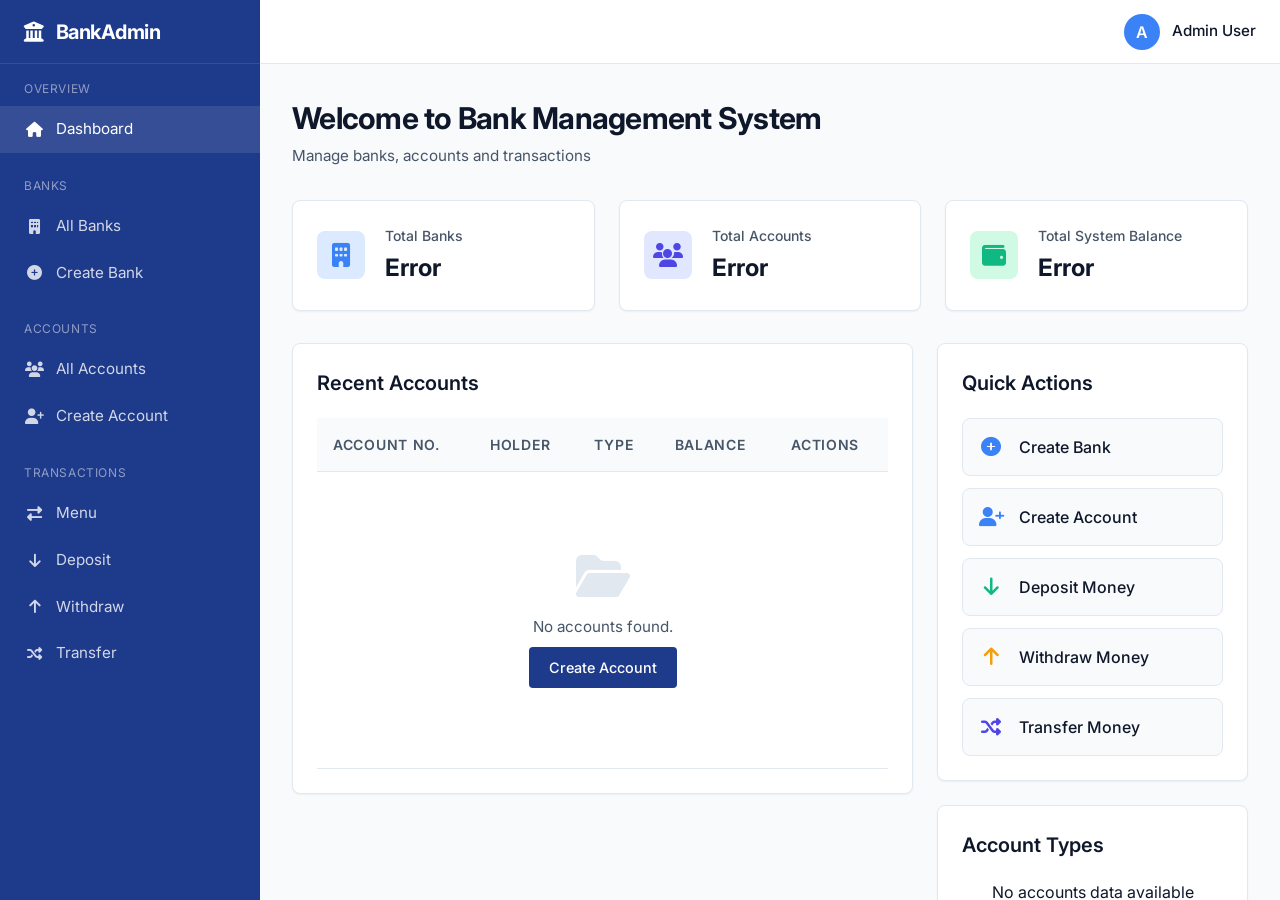
<file: index.html>
<!DOCTYPE html>
<html lang="en">
<head>
    <meta charset="UTF-8">
    <meta name="viewport" content="width=device-width, initial-scale=1.0">
    <title>Bank Management System - Dashboard</title>
    <!-- Google Fonts -->
    <link rel="preconnect" href="https://fonts.googleapis.com">
    <link rel="preconnect" href="https://fonts.gstatic.com" crossorigin>
    <link href="https://fonts.googleapis.com/css2?family=Inter:wght@400;500;600;700&display=swap" rel="stylesheet">
    <!-- FontAwesome for Icons -->
    <link rel="stylesheet" href="https://cdnjs.cloudflare.com/ajax/libs/font-awesome/6.4.0/css/all.min.css">
    <!-- Custom CSS -->
    <link rel="stylesheet" href="css/style.css">
    <link rel="stylesheet" href="css/dashboard.css">
</head>
<body>
    <div class="app-container">
        <!-- Sidebar -->
        <aside class="sidebar" id="sidebar">
            <div class="sidebar-header">
                <i class="fas fa-university" style="margin-right: 0.75rem;"></i>
                BankAdmin
            </div>
            <nav class="sidebar-nav">
                <div class="nav-section">
                    <div class="nav-section-title">Overview</div>
                    <a href="index.html" class="nav-link active">
                        <i class="fas fa-home"></i> Dashboard
                    </a>
                </div>
                
                <div class="nav-section">
                    <div class="nav-section-title">Banks</div>
                    <a href="pages/banks.html" class="nav-link">
                        <i class="fas fa-building"></i> All Banks
                    </a>
                    <a href="pages/create-bank.html" class="nav-link">
                        <i class="fas fa-plus-circle"></i> Create Bank
                    </a>
                </div>

                <div class="nav-section">
                    <div class="nav-section-title">Accounts</div>
                    <a href="pages/accounts.html" class="nav-link">
                        <i class="fas fa-users"></i> All Accounts
                    </a>
                    <a href="pages/create-account.html" class="nav-link">
                        <i class="fas fa-user-plus"></i> Create Account
                    </a>
                </div>

                <div class="nav-section">
                    <div class="nav-section-title">Transactions</div>
                    <a href="pages/transactions.html" class="nav-link">
                        <i class="fas fa-exchange-alt"></i> Menu
                    </a>
                    <a href="pages/deposit.html" class="nav-link">
                        <i class="fas fa-arrow-down"></i> Deposit
                    </a>
                    <a href="pages/withdraw.html" class="nav-link">
                        <i class="fas fa-arrow-up"></i> Withdraw
                    </a>
                    <a href="pages/transfer.html" class="nav-link">
                        <i class="fas fa-random"></i> Transfer
                    </a>
                </div>
            </nav>
        </aside>

        <!-- Main Content -->
        <div class="main-content">
            <!-- Navbar -->
            <header class="navbar">
                <button class="menu-toggle" id="menu-toggle" aria-label="Toggle Menu">
                    <i class="fas fa-bars"></i>
                </button>
                <div style="flex: 1;"></div>
                <div class="user-profile">
                    <span class="avatar">A</span>
                    <span style="font-weight: 500; font-size: 0.95rem;">Admin User</span>
                </div>
            </header>

            <!-- Page Content -->
            <main class="content-area">
                <div class="page-header">
                    <h1 class="page-title">Welcome to Bank Management System</h1>
                    <p class="page-description">Manage banks, accounts and transactions</p>
                </div>

                <!-- Dashboard Grid -->
                <div class="dashboard-grid" id="stats-container">
                    <div class="stat-card">
                        <div class="stat-icon primary"><i class="fas fa-building"></i></div>
                        <div class="stat-details">
                            <div class="stat-title">Total Banks</div>
                            <div class="stat-value" id="stat-banks">--</div>
                        </div>
                    </div>
                    <div class="stat-card">
                        <div class="stat-icon info"><i class="fas fa-users"></i></div>
                        <div class="stat-details">
                            <div class="stat-title">Total Accounts</div>
                            <div class="stat-value" id="stat-accounts">--</div>
                        </div>
                    </div>
                    <div class="stat-card">
                        <div class="stat-icon success"><i class="fas fa-wallet"></i></div>
                        <div class="stat-details">
                            <div class="stat-title">Total System Balance</div>
                            <div class="stat-value" id="stat-balance">--</div>
                        </div>
                    </div>
                </div>

                <div class="dashboard-sections">
                    <!-- Recent Accounts Table -->
                    <div class="section-main">
                        <div class="card">
                            <h2 class="section-title">Recent Accounts</h2>
                            <div class="table-responsive">
                                <table class="table" id="recent-accounts-table">
                                    <thead>
                                        <tr>
                                            <th>Account No.</th>
                                            <th>Holder</th>
                                            <th>Type</th>
                                            <th>Balance</th>
                                            <th>Actions</th>
                                        </tr>
                                    </thead>
                                    <tbody>
                                        <tr>
                                            <td colspan="5" class="text-center" style="padding: 2rem;">
                                                <div class="loading-spinner"></div>
                                                <div class="mt-2 text-muted">Loading accounts...</div>
                                            </td>
                                        </tr>
                                    </tbody>
                                </table>
                            </div>
                        </div>
                    </div>

                    <!-- Side Panel -->
                    <div class="section-side">
                        <div class="card">
                            <h2 class="section-title">Quick Actions</h2>
                            <div class="quick-actions-grid">
                                <a href="pages/create-bank.html" class="action-btn">
                                    <i class="fas fa-plus-circle"></i> Create Bank
                                </a>
                                <a href="pages/create-account.html" class="action-btn">
                                    <i class="fas fa-user-plus"></i> Create Account
                                </a>
                                <a href="pages/deposit.html" class="action-btn">
                                    <i class="fas fa-arrow-down" style="color: var(--success);"></i> Deposit Money
                                </a>
                                <a href="pages/withdraw.html" class="action-btn">
                                    <i class="fas fa-arrow-up" style="color: var(--warning);"></i> Withdraw Money
                                </a>
                                <a href="pages/transfer.html" class="action-btn">
                                    <i class="fas fa-random" style="color: #4f46e5;"></i> Transfer Money
                                </a>
                            </div>
                        </div>
                        
                        <div class="card">
                            <h2 class="section-title">Account Types</h2>
                            <div id="account-type-stats">
                                <div class="text-center" style="padding: 1rem;">
                                    <div class="loading-spinner"></div>
                                </div>
                            </div>
                        </div>
                    </div>
                </div>
            </main>
        </div>
    </div>

    <!-- Scripts -->
    <script src="js/utils.js"></script>
    <script src="js/api.js"></script>
    <script>
        // Dashboard specific JavaScript
        document.addEventListener('DOMContentLoaded', async () => {
            try {
                // Fetch data concurrently
                const [banksRes, accountsRes] = await Promise.allSettled([
                    BankAPI.getAllBanks(),
                    AccountAPI.getAllAccounts()
                ]);

                let totalBanks = 0;
                let totalAccounts = 0;
                let totalBalance = 0;
                
                let savings = 0;
                let CURRENT_TYPE = 0;
                let fixed = 0;
                let recentAccounts = [];

                if (banksRes.status === 'fulfilled') {
                    totalBanks = banksRes.value.data.length;
                    document.getElementById('stat-banks').textContent = totalBanks;
                } else {
                    document.getElementById('stat-banks').textContent = 'Error';
                }

                if (accountsRes.status === 'fulfilled') {
                    const accounts = accountsRes.value.data;
                    totalAccounts = accounts.length;
                    
                    accounts.forEach(acc => {
                        totalBalance += acc.balance || 0;
                        if (acc.accountType === 'SAVINGS') savings++;
                        else if (acc.accountType === 'CURRENT_TYPE') CURRENT_TYPE++;
                        else if (acc.accountType === 'FIXED_DEPOSITE') fixed++;
                    });
                    
                    document.getElementById('stat-accounts').textContent = totalAccounts;
                    document.getElementById('stat-balance').textContent = formatCurrency(totalBalance);
                    
                    // Display latest 5 accounts
                    recentAccounts = accounts.slice(-5).reverse();
                } else {
                    document.getElementById('stat-accounts').textContent = 'Error';
                    document.getElementById('stat-balance').textContent = 'Error';
                }

                // Render Recent Accounts Table
                const tbody = document.querySelector('#recent-accounts-table tbody');
                if (recentAccounts.length > 0) {
                    tbody.innerHTML = recentAccounts.map(acc => `
                        <tr>
                            <td style="font-family: monospace; font-weight: 600;">${acc.accountNumber}</td>
                            <td>${acc.accountHolderName}</td>
                            <td>
                                <span class="badge badge-${getAccountTypeBadgeClass(acc.accountType)}">
                                    ${acc.accountType.replace('_', ' ')}
                                </span>
                            </td>
                            <td style="font-weight: 600;">${formatCurrency(acc.balance)}</td>
                            <td>
                                <a href="pages/account-details.html?id=${acc.accountId}" class="btn btn-outline" style="padding: 0.25rem 0.5rem; font-size: 0.75rem;">View</a>
                            </td>
                        </tr>
                    `).join('');
                } else {
                    tbody.innerHTML = `
                        <tr>
                            <td colspan="5">
                                <div class="empty-state">
                                    <i class="fas fa-folder-open"></i>
                                    <p>No accounts found.</p>
                                    <a href="pages/create-account.html" class="btn btn-primary mt-2">Create Account</a>
                                </div>
                            </td>
                        </tr>
                    `;
                }
                
                // Render Account Type Stats (Simple visual bars)
                const typeStatsContainer = document.getElementById('account-type-stats');
                if (totalAccounts > 0) {
                    const renderBar = (label, count, colorClass) => {
                        const percentage = ((count / totalAccounts) * 100).toFixed(0);
                        return `
                            <div style="margin-bottom: 1rem;">
                                <div style="display: flex; justify-content: space-between; font-size: 0.85rem; margin-bottom: 0.25rem; font-weight: 500;">
                                    <span>${label}</span>
                                    <span>${count} (${percentage}%)</span>
                                </div>
                                <div style="height: 8px; background-color: var(--border); border-radius: 4px; overflow: hidden;">
                                    <div class="${colorClass}" style="height: 100%; width: ${percentage}%;"></div>
                                </div>
                            </div>
                        `;
                    };
                    
                    typeStatsContainer.innerHTML = `
                        ${renderBar('Savings', savings, 'bg-primary')}
                        ${renderBar('CURRENT_TYPE', CURRENT_TYPE, 'bg-warning')}
                        ${renderBar('Fixed Deposit', fixed, 'bg-success')}
                    `;
                } else {
                    typeStatsContainer.innerHTML = '<div class="text-center text-muted">No accounts data available</div>';
                }
                
            } catch (error) {
                console.error("Dashboard error:", error);
                showToast("Failed to load dashboard data.", "error");
            }
        });

        // Helper for badges and progress bars
        function getAccountTypeBadgeClass(type) {
            if (type === 'SAVINGS') return 'primary';
            if (type === 'CURRENT_TYPE') return 'warning';
            if (type === 'FIXED_DEPOSITE') return 'success';
            return 'primary';
        }
    </script>
    
    <!-- Add couple of small inline styles for the type bars -->
    <style>
        .bg-primary { background-color: var(--primary-light); }
        .bg-warning { background-color: var(--warning); }
        .bg-success { background-color: var(--success); }
    </style>
</body>
</html>
</file>
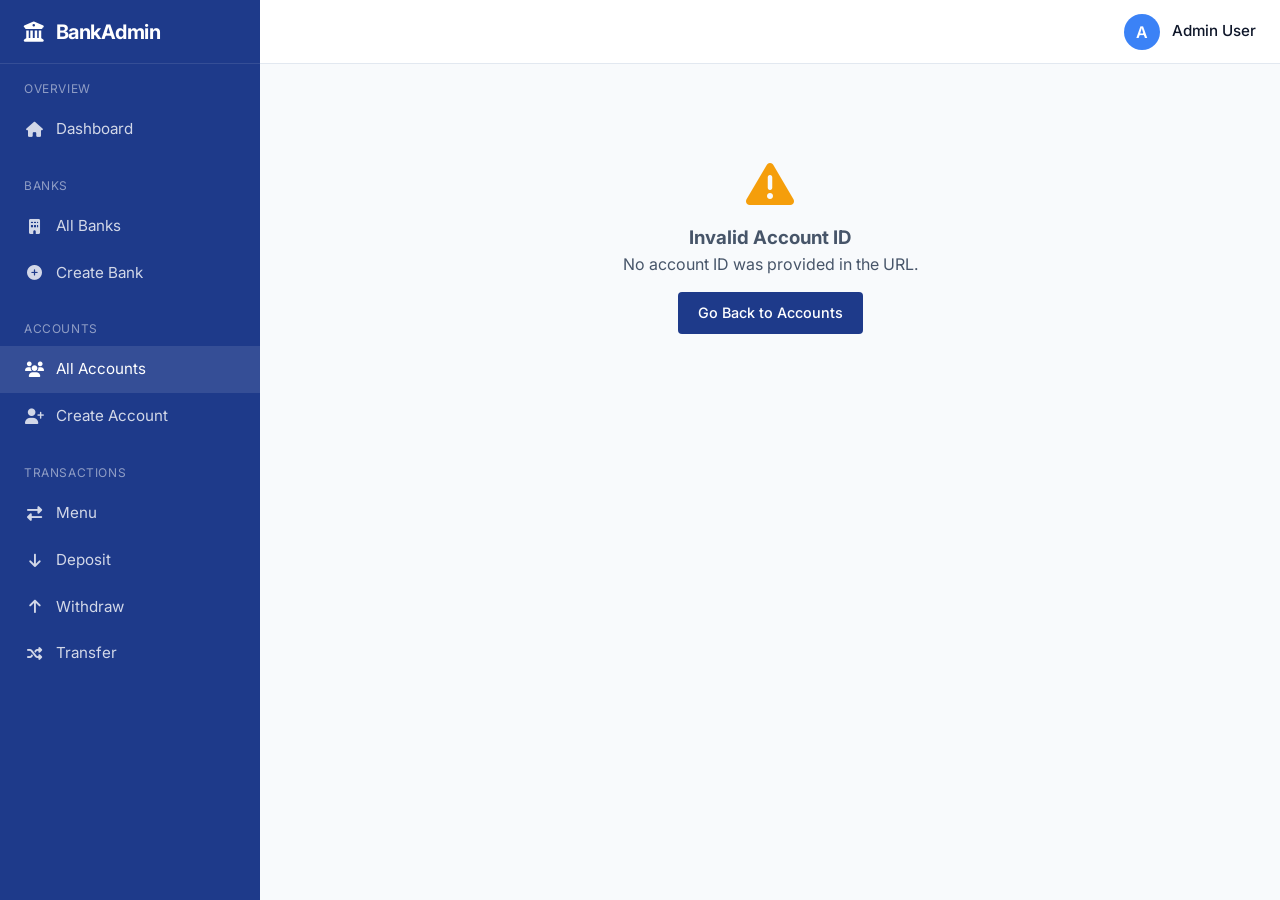
<file: pages/account-details.html>
<!DOCTYPE html>
<html lang="en">
<head>
    <meta charset="UTF-8">
    <meta name="viewport" content="width=device-width, initial-scale=1.0">
    <title>Account Details - Bank Management System</title>
    <link href="https://fonts.googleapis.com/css2?family=Inter:wght@400;500;600;700&display=swap" rel="stylesheet">
    <link rel="stylesheet" href="https://cdnjs.cloudflare.com/ajax/libs/font-awesome/6.4.0/css/all.min.css">
    <link rel="stylesheet" href="../css/style.css">
    <link rel="stylesheet" href="../css/accounts.css">
</head>
<body>
    <div class="app-container">
        <!-- Sidebar -->
        <aside class="sidebar" id="sidebar">
            <div class="sidebar-header">
                <i class="fas fa-university" style="margin-right: 0.75rem;"></i>
                BankAdmin
            </div>
            <nav class="sidebar-nav">
                <div class="nav-section">
                    <div class="nav-section-title">Overview</div>
                    <a href="../index.html" class="nav-link">
                        <i class="fas fa-home"></i> Dashboard
                    </a>
                </div>
                
                <div class="nav-section">
                    <div class="nav-section-title">Banks</div>
                    <a href="banks.html" class="nav-link">
                        <i class="fas fa-building"></i> All Banks
                    </a>
                    <a href="create-bank.html" class="nav-link">
                        <i class="fas fa-plus-circle"></i> Create Bank
                    </a>
                </div>

                <div class="nav-section">
                    <div class="nav-section-title">Accounts</div>
                    <a href="accounts.html" class="nav-link active">
                        <i class="fas fa-users"></i> All Accounts
                    </a>
                    <a href="create-account.html" class="nav-link">
                        <i class="fas fa-user-plus"></i> Create Account
                    </a>
                </div>

                <div class="nav-section">
                    <div class="nav-section-title">Transactions</div>
                    <a href="transactions.html" class="nav-link">
                        <i class="fas fa-exchange-alt"></i> Menu
                    </a>
                    <a href="deposit.html" class="nav-link">
                        <i class="fas fa-arrow-down"></i> Deposit
                    </a>
                    <a href="withdraw.html" class="nav-link">
                        <i class="fas fa-arrow-up"></i> Withdraw
                    </a>
                    <a href="transfer.html" class="nav-link">
                        <i class="fas fa-random"></i> Transfer
                    </a>
                </div>
            </nav>
        </aside>

        <!-- Main Content -->
        <div class="main-content">
            <!-- Navbar -->
            <header class="navbar">
                <button class="menu-toggle" id="menu-toggle" aria-label="Toggle Menu">
                    <i class="fas fa-bars"></i>
                </button>
                <div style="flex: 1;"></div>
                <div class="user-profile">
                    <span class="avatar">A</span>
                    <span style="font-weight: 500; font-size: 0.95rem;">Admin User</span>
                </div>
            </header>

            <!-- Page Content -->
            <main class="content-area" id="account-details-container">
                <div class="text-center" style="padding: 4rem;">
                    <div class="loading-spinner"></div>
                    <p class="mt-2 text-muted">Loading account details...</p>
                </div>
            </main>
        </div>
    </div>

    <!-- Details Template -->
    <template id="account-details-template">
        <div class="page-header" style="display: flex; justify-content: space-between; align-items: flex-start;">
            <div>
                <h1 class="page-title" id="val-holder-name"></h1>
                <p class="page-description">Account ID: <span id="val-account-id"></span></p>
            </div>
            <div style="display: flex; gap: 1rem;">
                <a href="accounts.html" class="btn btn-outline">
                    <i class="fas fa-arrow-left"></i> Back
                </a>
                <button id="delete-account-btn" class="btn btn-danger">
                    <i class="fas fa-trash"></i> Delete
                </button>
            </div>
        </div>

        <div class="dashboard-sections">
            <div class="section-main">
                <div class="account-card">
                    <div class="account-card-icon">
                        <i class="fas fa-user-circle"></i>
                    </div>
                    <div class="account-type-badge" id="val-type-badge"></div>
                    <div class="account-number-display" id="val-account-num"></div>
                    <div class="text-muted">Available Balance</div>
                    <div class="account-balance-large" id="val-balance"></div>

                    <div class="action-buttons-grid">
                        <a href="#" class="action-card-btn" id="btn-deposit">
                            <i class="fas fa-arrow-down"></i>
                            Deposit
                        </a>
                        <a href="#" class="action-card-btn" id="btn-withdraw">
                            <i class="fas fa-arrow-up"></i>
                            Withdraw
                        </a>
                        <a href="#" class="action-card-btn" id="btn-transfer">
                            <i class="fas fa-random"></i>
                            Transfer
                        </a>
                    </div>
                </div>
            </div>

            <div class="section-side">
                <div class="card">
                    <h2 class="section-title">Bank Details</h2>
                    <div class="detail-group" style="margin-bottom: 1rem;">
                        <div style="font-size: 0.75rem; text-transform: uppercase; color: var(--text-muted); margin-bottom: 0.25rem;">Bank Name</div>
                        <div style="font-weight: 500;" id="val-bank-name"></div>
                    </div>
                    <div class="detail-group" style="margin-bottom: 1rem;">
                        <div style="font-size: 0.75rem; text-transform: uppercase; color: var(--text-muted); margin-bottom: 0.25rem;">IFSC Code</div>
                        <div style="font-weight: 500; font-family: monospace;" id="val-bank-ifsc"></div>
                    </div>
                    <div class="detail-group" style="margin-bottom: 1rem;">
                        <div style="font-size: 0.75rem; text-transform: uppercase; color: var(--text-muted); margin-bottom: 0.25rem;">Branch Name</div>
                        <div style="font-weight: 500;" id="val-bank-branch"></div>
                    </div>
                    <div class="mt-4">
                        <a href="#" id="view-bank-link" class="btn btn-outline" style="width: 100%;">View Bank Details</a>
                    </div>
                </div>
            </div>
        </div>
    </template>

    <script src="../js/utils.js"></script>
    <script src="../js/api.js"></script>
    <script>
        document.addEventListener('DOMContentLoaded', async () => {
            const urlParams = new URLSearchParams(window.location.search);
            const accountId = urlParams.get('id');

            if (!accountId) {
                document.getElementById('account-details-container').innerHTML = `
                    <div class="empty-state">
                        <i class="fas fa-exclamation-triangle" style="color: var(--warning);"></i>
                        <h3>Invalid Account ID</h3>
                        <p>No account ID was provided in the URL.</p>
                        <a href="accounts.html" class="btn btn-primary mt-4">Go Back to Accounts</a>
                    </div>
                `;
                return;
            }

            try {
                // Fetch Account Details
                const response = await AccountAPI.getAccountById(accountId);
                const account = response.data;
                
                if (!account) throw new Error("Account not found");

                // Render Template
                const container = document.getElementById('account-details-container');
                const template = document.getElementById('account-details-template').content.cloneNode(true);
                container.innerHTML = '';
                container.appendChild(template);

                // Populate Details
                document.getElementById('val-holder-name').textContent = account.accountHolderName;
                document.getElementById('val-account-id').textContent = account.accountId;
                document.getElementById('val-account-num').textContent = account.accountNumber;
                document.getElementById('val-balance').textContent = formatCurrency(account.balance);
                
                // Badge
                const badge = document.getElementById('val-type-badge');
                badge.textContent = account.accountType.replace('_', ' ');
                if (account.accountType === 'SAVINGS') badge.className = 'account-type-badge account-type-savings';
                else if (account.accountType === 'CURRENT_TYPE') badge.className = 'account-type-badge account-type-CURRENT_TYPE';
                else if (account.accountType === 'FIXED_DEPOSITE') badge.className = 'account-type-badge account-type-fixed';

                // Bank Details
                if (account.bankId) {
                    try {
                        const bankRes = await BankAPI.getBankById(account.bankId);
                        const bank = bankRes.data;
                        if (bank) {
                            document.getElementById('val-bank-name').textContent = bank.bankName;
                            document.getElementById('val-bank-ifsc').textContent = bank.ifsc;
                            document.getElementById('val-bank-branch').textContent = bank.branchName;
                            document.getElementById('view-bank-link').href = `bank-details.html?id=${bank.bankId}`;
                            document.getElementById('view-bank-link').style.display = 'block';
                        }
                    } catch (bankErr) {
                        console.error('Failed to load bank details:', bankErr);
                        document.getElementById('val-bank-name').textContent = 'Bank details could not be loaded.';
                        document.getElementById('val-bank-ifsc').textContent = 'N/A';
                        document.getElementById('val-bank-branch').textContent = 'N/A';
                        document.getElementById('view-bank-link').style.display = 'none';
                    }
                } else {
                    console.error("Missing bankId for account:", account);
                    document.getElementById('val-bank-name').textContent = 'Bank information is not available for this account.';
                    document.getElementById('val-bank-ifsc').textContent = 'N/A';
                    document.getElementById('val-bank-branch').textContent = 'N/A';
                    document.getElementById('view-bank-link').style.display = 'none';
                }

                // Action Links
                document.getElementById('btn-deposit').href = `deposit.html?accId=${account.accountId}`;
                document.getElementById('btn-withdraw').href = `withdraw.html?accId=${account.accountId}`;
                document.getElementById('btn-transfer').href = `transfer.html?accId=${account.accountId}`;

                // Delete Logic
                document.getElementById('delete-account-btn').addEventListener('click', () => {
                    Modal.show({
                        title: 'Confirm Delete',
                        body: `Are you sure you want to delete account ${account.accountNumber}? This action cannot be undone.`,
                        confirmText: 'Delete',
                        isDanger: true,
                        onConfirm: async () => {
                            try {
                                const delRes = await AccountAPI.deleteAccount(accountId);
                                showToast(delRes?.message || 'Account deleted successfully');
                                setTimeout(() => window.location.href = 'accounts.html', 1500);
                            } catch (err) {
                                showToast(err.message, 'error');
                            }
                        }
                    });
                });

            } catch (error) {
                document.getElementById('account-details-container').innerHTML = `
                    <div class="empty-state">
                        <i class="fas fa-times-circle" style="color: var(--error);"></i>
                        <h3>Error Loading Account</h3>
                        <p>${error.message}</p>
                        <a href="accounts.html" class="btn btn-primary mt-4">Go Back to Accounts</a>
                    </div>
                `;
            }
        });
    </script>
</body>
</html>
</file>
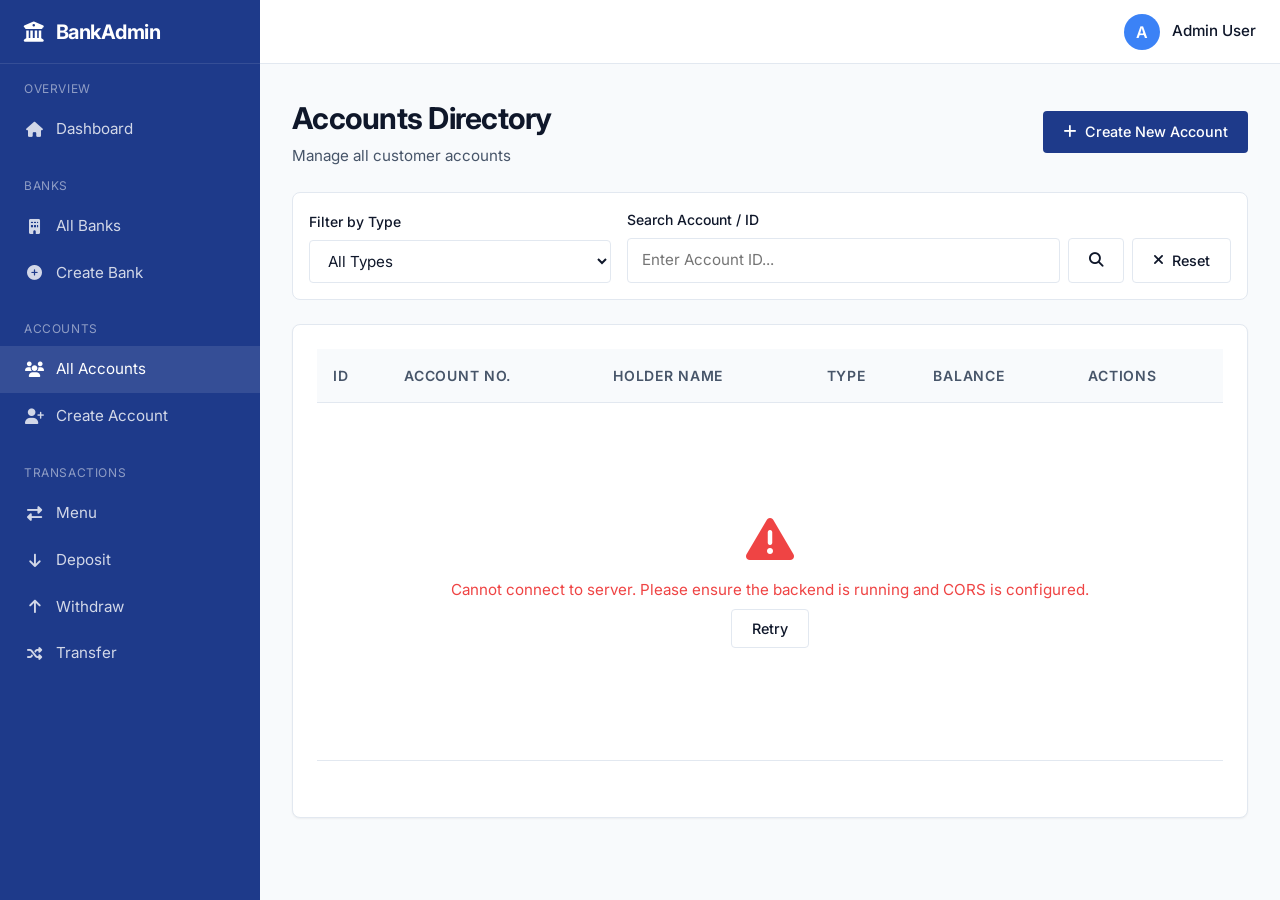
<file: pages/accounts.html>
<!DOCTYPE html>
<html lang="en">
<head>
    <meta charset="UTF-8">
    <meta name="viewport" content="width=device-width, initial-scale=1.0">
    <title>All Accounts - Bank Management System</title>
    <link href="https://fonts.googleapis.com/css2?family=Inter:wght@400;500;600;700&display=swap" rel="stylesheet">
    <link rel="stylesheet" href="https://cdnjs.cloudflare.com/ajax/libs/font-awesome/6.4.0/css/all.min.css">
    <link rel="stylesheet" href="../css/style.css">
    <link rel="stylesheet" href="../css/banks.css"> <!-- Reuse some list styles -->
    <link rel="stylesheet" href="../css/accounts.css">
</head>
<body>
    <div class="app-container">
        <!-- Sidebar -->
        <aside class="sidebar" id="sidebar">
            <div class="sidebar-header">
                <i class="fas fa-university" style="margin-right: 0.75rem;"></i>
                BankAdmin
            </div>
            <nav class="sidebar-nav">
                <div class="nav-section">
                    <div class="nav-section-title">Overview</div>
                    <a href="../index.html" class="nav-link">
                        <i class="fas fa-home"></i> Dashboard
                    </a>
                </div>
                
                <div class="nav-section">
                    <div class="nav-section-title">Banks</div>
                    <a href="banks.html" class="nav-link">
                        <i class="fas fa-building"></i> All Banks
                    </a>
                    <a href="create-bank.html" class="nav-link">
                        <i class="fas fa-plus-circle"></i> Create Bank
                    </a>
                </div>

                <div class="nav-section">
                    <div class="nav-section-title">Accounts</div>
                    <a href="accounts.html" class="nav-link active">
                        <i class="fas fa-users"></i> All Accounts
                    </a>
                    <a href="create-account.html" class="nav-link">
                        <i class="fas fa-user-plus"></i> Create Account
                    </a>
                </div>

                <div class="nav-section">
                    <div class="nav-section-title">Transactions</div>
                    <a href="transactions.html" class="nav-link">
                        <i class="fas fa-exchange-alt"></i> Menu
                    </a>
                    <a href="deposit.html" class="nav-link">
                        <i class="fas fa-arrow-down"></i> Deposit
                    </a>
                    <a href="withdraw.html" class="nav-link">
                        <i class="fas fa-arrow-up"></i> Withdraw
                    </a>
                    <a href="transfer.html" class="nav-link">
                        <i class="fas fa-random"></i> Transfer
                    </a>
                </div>
            </nav>
        </aside>

        <!-- Main Content -->
        <div class="main-content">
            <!-- Navbar -->
            <header class="navbar">
                <button class="menu-toggle" id="menu-toggle" aria-label="Toggle Menu">
                    <i class="fas fa-bars"></i>
                </button>
                <div style="flex: 1;"></div>
                <div class="user-profile">
                    <span class="avatar">A</span>
                    <span style="font-weight: 500; font-size: 0.95rem;">Admin User</span>
                </div>
            </header>

            <!-- Page Content -->
            <main class="content-area">
                <div class="accounts-header">
                    <div>
                        <h1 class="page-title">Accounts Directory</h1>
                        <p class="page-description">Manage all customer accounts</p>
                    </div>
                    <a href="create-account.html" class="btn btn-primary">
                        <i class="fas fa-plus"></i> Create New Account
                    </a>
                </div>

                <div class="filters-container">
                    <div class="filter-group">
                        <label class="form-label" for="filter-type">Filter by Type</label>
                        <select id="filter-type" class="form-control">
                            <option value="">All Types</option>
                            <option value="SAVINGS">Savings</option>
                            <option value="CURRENT_TYPE">Current</option>
                            <option value="FIXED_DEPOSITE">Fixed Deposit</option>
                        </select>
                    </div>
                    <div class="filter-group" style="flex: 2;">
                        <label class="form-label" for="search-input">Search Account / ID</label>
                        <div style="display: flex; gap: 0.5rem;">
                            <input type="text" id="search-input" class="form-control" placeholder="Enter Account ID...">
                            <button id="search-btn" class="btn btn-outline"><i class="fas fa-search"></i></button>
                            <button id="reset-btn" class="btn btn-outline"><i class="fas fa-times"></i> Reset</button>
                        </div>
                    </div>
                </div>

                <div class="card">
                    <div class="table-responsive">
                        <table class="table" id="accounts-table">
                            <thead>
                                <tr>
                                    <th>ID</th>
                                    <th>Account No.</th>
                                    <th>Holder Name</th>
                                    <th>Type</th>
                                    <th>Balance</th>
                                    <th>Actions</th>
                                </tr>
                            </thead>
                            <tbody>
                                <!-- Content populated via JS -->
                            </tbody>
                        </table>
                    </div>
                    
                    <div class="pagination" id="pagination-controls">
                        <!-- Pagination populated via JS -->
                    </div>
                </div>
            </main>
        </div>
    </div>

    <!-- Scripts -->
    <script src="../js/utils.js"></script>
    <script src="../js/api.js"></script>
    <script src="../js/accounts.js"></script>
</body>
</html>
</file>
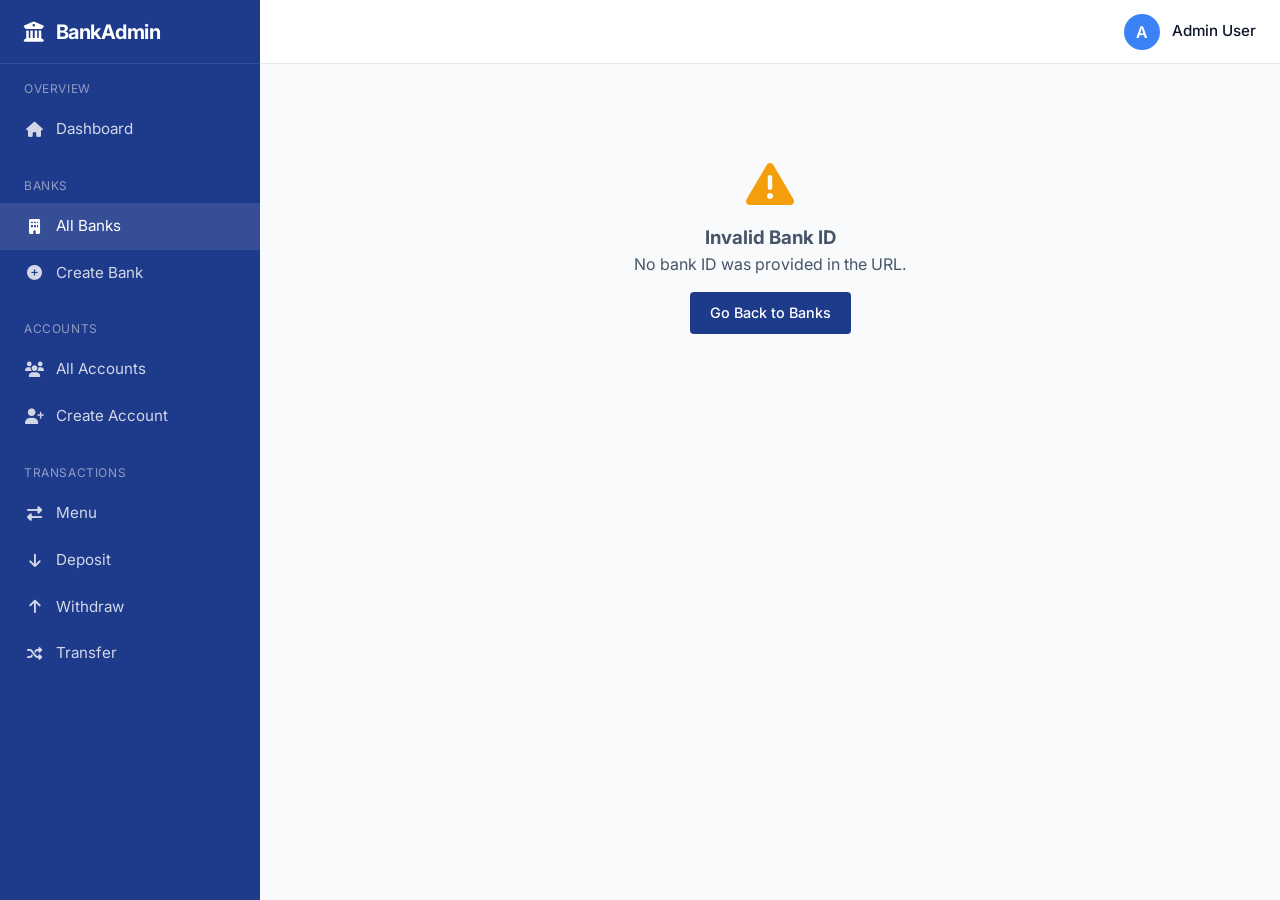
<file: pages/bank-details.html>
<!DOCTYPE html>
<html lang="en">
<head>
    <meta charset="UTF-8">
    <meta name="viewport" content="width=device-width, initial-scale=1.0">
    <title>Bank Details - Bank Management System</title>
    <link href="https://fonts.googleapis.com/css2?family=Inter:wght@400;500;600;700&display=swap" rel="stylesheet">
    <link rel="stylesheet" href="https://cdnjs.cloudflare.com/ajax/libs/font-awesome/6.4.0/css/all.min.css">
    <link rel="stylesheet" href="../css/style.css">
    <link rel="stylesheet" href="../css/banks.css">
</head>
<body>
    <div class="app-container">
        <!-- Sidebar -->
        <aside class="sidebar" id="sidebar">
            <div class="sidebar-header">
                <i class="fas fa-university" style="margin-right: 0.75rem;"></i>
                BankAdmin
            </div>
            <nav class="sidebar-nav">
                <div class="nav-section">
                    <div class="nav-section-title">Overview</div>
                    <a href="../index.html" class="nav-link">
                        <i class="fas fa-home"></i> Dashboard
                    </a>
                </div>
                
                <div class="nav-section">
                    <div class="nav-section-title">Banks</div>
                    <a href="banks.html" class="nav-link active">
                        <i class="fas fa-building"></i> All Banks
                    </a>
                    <a href="create-bank.html" class="nav-link">
                        <i class="fas fa-plus-circle"></i> Create Bank
                    </a>
                </div>

                <div class="nav-section">
                    <div class="nav-section-title">Accounts</div>
                    <a href="accounts.html" class="nav-link">
                        <i class="fas fa-users"></i> All Accounts
                    </a>
                    <a href="create-account.html" class="nav-link">
                        <i class="fas fa-user-plus"></i> Create Account
                    </a>
                </div>

                <div class="nav-section">
                    <div class="nav-section-title">Transactions</div>
                    <a href="transactions.html" class="nav-link">
                        <i class="fas fa-exchange-alt"></i> Menu
                    </a>
                    <a href="deposit.html" class="nav-link">
                        <i class="fas fa-arrow-down"></i> Deposit
                    </a>
                    <a href="withdraw.html" class="nav-link">
                        <i class="fas fa-arrow-up"></i> Withdraw
                    </a>
                    <a href="transfer.html" class="nav-link">
                        <i class="fas fa-random"></i> Transfer
                    </a>
                </div>
            </nav>
        </aside>

        <!-- Main Content -->
        <div class="main-content">
            <!-- Navbar -->
            <header class="navbar">
                <button class="menu-toggle" id="menu-toggle" aria-label="Toggle Menu">
                    <i class="fas fa-bars"></i>
                </button>
                <div style="flex: 1;"></div>
                <div class="user-profile">
                    <span class="avatar">A</span>
                    <span style="font-weight: 500; font-size: 0.95rem;">Admin User</span>
                </div>
            </header>

            <!-- Page Content -->
            <main class="content-area" id="bank-details-container">
                <div class="text-center" style="padding: 4rem;">
                    <div class="loading-spinner"></div>
                    <p class="mt-2 text-muted">Loading bank details...</p>
                </div>
            </main>
        </div>
    </div>

    <!-- Details Template -->
    <template id="bank-details-template">
        <div class="banks-header">
            <div>
                <h1 class="page-title"><span id="display-bank-name"></span></h1>
                <p class="page-description">Bank ID: <span id="display-bank-id"></span></p>
            </div>
            <div style="display: flex; gap: 1rem;">
                <a href="banks.html" class="btn btn-outline">
                    <i class="fas fa-arrow-left"></i> Back
                </a>
                <button id="delete-bank-btn" class="btn btn-danger">
                    <i class="fas fa-trash"></i> Delete Bank
                </button>
            </div>
        </div>

        <div class="dashboard-sections">
            <div class="section-main">
                <div class="card">
                    <h2 class="section-title">General Information</h2>
                    <div class="bank-details-grid">
                        <div class="detail-group">
                            <div class="detail-label">Bank Name</div>
                            <div class="detail-value" id="val-name"></div>
                        </div>
                        <div class="detail-group">
                            <div class="detail-label">IFSC Code</div>
                            <div class="detail-value" id="val-ifsc"></div>
                        </div>
                        <div class="detail-group">
                            <div class="detail-label">Branch</div>
                            <div class="detail-value" id="val-branch"></div>
                        </div>
                        <div class="detail-group">
                            <div class="detail-label">Contact Number</div>
                            <div class="detail-value" id="val-contact"></div>
                        </div>
                        <div class="detail-group" style="grid-column: span 2;">
                            <div class="detail-label">Current Balance</div>
                            <div class="detail-value" id="val-balance" style="font-size: 1.5rem; font-weight: 700; color: var(--success);"></div>
                        </div>
                    </div>
                </div>

                <div class="card">
                    <h2 class="section-title">Accounts in this Bank</h2>
                    <div class="table-responsive">
                        <table class="table" id="bank-accounts-table">
                            <thead>
                                <tr>
                                    <th>Account No.</th>
                                    <th>Holder Name</th>
                                    <th>Type</th>
                                    <th>Balance</th>
                                    <th>Actions</th>
                                </tr>
                            </thead>
                            <tbody>
                                <tr>
                                    <td colspan="5" class="text-center text-muted">
                                        <div class="loading-spinner"></div>
                                        <div>Loading accounts...</div>
                                    </td>
                                </tr>
                            </tbody>
                        </table>
                    </div>
                </div>
            </div>

            <div class="section-side">
                <div class="card">
                    <h2 class="section-title">Address Details</h2>
                    <div class="detail-group">
                        <div class="detail-label">Street</div>
                        <div class="detail-value" id="val-street"></div>
                    </div>
                    <div class="detail-group">
                        <div class="detail-label">City</div>
                        <div class="detail-value" id="val-city"></div>
                    </div>
                    <div class="detail-group">
                        <div class="detail-label">State</div>
                        <div class="detail-value" id="val-state"></div>
                    </div>
                    <div class="detail-group">
                        <div class="detail-label">Pincode</div>
                        <div class="detail-value" id="val-pincode"></div>
                    </div>
                    <!-- Later we can add edit address feature if needed -->
                </div>
            </div>
        </div>
    </template>

    <script src="../js/utils.js"></script>
    <script src="../js/api.js"></script>
    <script>
        document.addEventListener('DOMContentLoaded', async () => {
            const urlParams = new URLSearchParams(window.location.search);
            const bankId = urlParams.get('id');

            if (!bankId) {
                document.getElementById('bank-details-container').innerHTML = `
                    <div class="empty-state">
                        <i class="fas fa-exclamation-triangle" style="color: var(--warning);"></i>
                        <h3>Invalid Bank ID</h3>
                        <p>No bank ID was provided in the URL.</p>
                        <a href="banks.html" class="btn btn-primary mt-4">Go Back to Banks</a>
                    </div>
                `;
                return;
            }

            try {
                // Fetch Bank Details
                const response = await BankAPI.getBankById(bankId);
                const bank = response.data;
                
                if (!bank) throw new Error("Bank not found");

                // Render Template
                const container = document.getElementById('bank-details-container');
                const template = document.getElementById('bank-details-template').content.cloneNode(true);
                container.innerHTML = '';
                container.appendChild(template);

                // Populate Bank Details
                document.getElementById('display-bank-name').textContent = bank.bankName;
                document.getElementById('display-bank-id').textContent = bank.bankId;
                
                document.getElementById('val-name').textContent = bank.bankName;
                document.getElementById('val-ifsc').textContent = bank.ifsc;
                document.getElementById('val-branch').textContent = bank.branchName;
                document.getElementById('val-contact').textContent = bank.contact;
                document.getElementById('val-balance').textContent = formatCurrency(bank.balance);
                
                if (bank.address) {
                    document.getElementById('val-street').textContent = bank.address.street;
                    document.getElementById('val-city').textContent = bank.address.city;
                    document.getElementById('val-state').textContent = bank.address.state;
                    document.getElementById('val-pincode').textContent = bank.address.pincode;
                } else {
                    document.getElementById('val-street').textContent = 'N/A';
                    document.getElementById('val-city').textContent = 'N/A';
                    document.getElementById('val-state').textContent = 'N/A';
                    document.getElementById('val-pincode').textContent = 'N/A';
                }

                // Delete Logic
                document.getElementById('delete-bank-btn').addEventListener('click', () => {
                    Modal.show({
                        title: 'Confirm Delete',
                        body: 'Are you sure you want to delete this bank? This action cannot be undone.',
                        confirmText: 'Delete',
                        isDanger: true,
                        onConfirm: async () => {
                            try {
                                const delRes = await BankAPI.deleteBank(bankId);
                                showToast(delRes?.message || 'Bank deleted successfully');
                                setTimeout(() => window.location.href = 'banks.html', 1500);
                            } catch (err) {
                                showToast(err.message, 'error');
                            }
                        }
                    });
                });

                // Fetch Accounts for this Bank
                fetchBankAccounts(bankId);

            } catch (error) {
                document.getElementById('bank-details-container').innerHTML = `
                    <div class="empty-state">
                        <i class="fas fa-times-circle" style="color: var(--error);"></i>
                        <h3>Error Loading Bank</h3>
                        <p>${error.message}</p>
                        <a href="banks.html" class="btn btn-primary mt-4">Go Back to Banks</a>
                    </div>
                `;
            }
        });

        async function fetchBankAccounts(bankId) {
            const tbody = document.querySelector('#bank-accounts-table tbody');
            try {
                const response = await AccountAPI.getAccountsByBankId(bankId);
                const accounts = response.data || [];

                if (accounts.length === 0) {
                    tbody.innerHTML = `<tr><td colspan="5" class="text-center text-muted" style="padding: 2rem;">No accounts found for this bank.</td></tr>`;
                    return;
                }

                tbody.innerHTML = accounts.map(acc => `
                    <tr>
                        <td style="font-family: monospace; font-weight: 600;">${acc.accountNumber}</td>
                        <td>${acc.accountHolderName}</td>
                        <td>
                            <span class="badge badge-${acc.accountType === 'SAVINGS' ? 'primary' : acc.accountType === 'CURRENT_TYPE' ? 'warning' : 'success'}">
                                ${acc.accountType.replace('_', ' ')}
                            </span>
                        </td>
                        <td style="font-weight: 600;">${formatCurrency(acc.balance)}</td>
                        <td>
                            <a href="account-details.html?id=${acc.accountId}" class="btn btn-outline" style="padding: 0.25rem 0.5rem; font-size: 0.75rem;">View</a>
                        </td>
                    </tr>
                `).join('');
            } catch (error) {
                console.error("Error fetching bank accounts:", error);
                tbody.innerHTML = `<tr><td colspan="5" class="text-center text-danger">Failed to load accounts.</td></tr>`;
            }
        }
    </script>
</body>
</html>
</file>
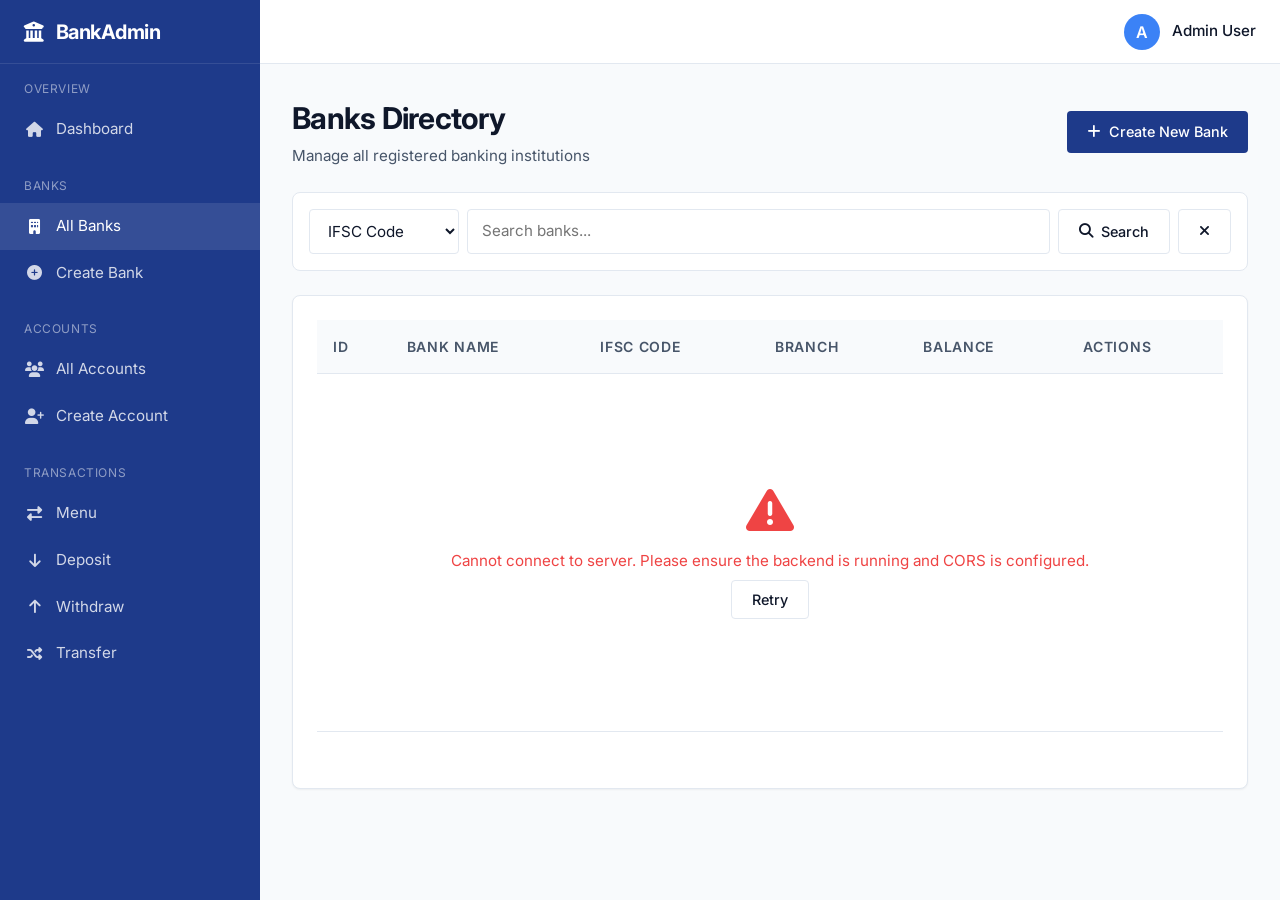
<file: pages/banks.html>
<!DOCTYPE html>
<html lang="en">
<head>
    <meta charset="UTF-8">
    <meta name="viewport" content="width=device-width, initial-scale=1.0">
    <title>All Banks - Bank Management System</title>
    <link href="https://fonts.googleapis.com/css2?family=Inter:wght@400;500;600;700&display=swap" rel="stylesheet">
    <link rel="stylesheet" href="https://cdnjs.cloudflare.com/ajax/libs/font-awesome/6.4.0/css/all.min.css">
    <link rel="stylesheet" href="../css/style.css">
    <link rel="stylesheet" href="../css/banks.css">
</head>
<body>
    <div class="app-container">
        <!-- Sidebar -->
        <aside class="sidebar" id="sidebar">
            <div class="sidebar-header">
                <i class="fas fa-university" style="margin-right: 0.75rem;"></i>
                BankAdmin
            </div>
            <nav class="sidebar-nav">
                <div class="nav-section">
                    <div class="nav-section-title">Overview</div>
                    <a href="../index.html" class="nav-link">
                        <i class="fas fa-home"></i> Dashboard
                    </a>
                </div>
                
                <div class="nav-section">
                    <div class="nav-section-title">Banks</div>
                    <a href="banks.html" class="nav-link active">
                        <i class="fas fa-building"></i> All Banks
                    </a>
                    <a href="create-bank.html" class="nav-link">
                        <i class="fas fa-plus-circle"></i> Create Bank
                    </a>
                </div>

                <div class="nav-section">
                    <div class="nav-section-title">Accounts</div>
                    <a href="accounts.html" class="nav-link">
                        <i class="fas fa-users"></i> All Accounts
                    </a>
                    <a href="create-account.html" class="nav-link">
                        <i class="fas fa-user-plus"></i> Create Account
                    </a>
                </div>

                <div class="nav-section">
                    <div class="nav-section-title">Transactions</div>
                    <a href="transactions.html" class="nav-link">
                        <i class="fas fa-exchange-alt"></i> Menu
                    </a>
                    <a href="deposit.html" class="nav-link">
                        <i class="fas fa-arrow-down"></i> Deposit
                    </a>
                    <a href="withdraw.html" class="nav-link">
                        <i class="fas fa-arrow-up"></i> Withdraw
                    </a>
                    <a href="transfer.html" class="nav-link">
                        <i class="fas fa-random"></i> Transfer
                    </a>
                </div>
            </nav>
        </aside>

        <!-- Main Content -->
        <div class="main-content">
            <!-- Navbar -->
            <header class="navbar">
                <button class="menu-toggle" id="menu-toggle" aria-label="Toggle Menu">
                    <i class="fas fa-bars"></i>
                </button>
                <div style="flex: 1;"></div>
                <div class="user-profile">
                    <span class="avatar">A</span>
                    <span style="font-weight: 500; font-size: 0.95rem;">Admin User</span>
                </div>
            </header>

            <!-- Page Content -->
            <main class="content-area">
                <div class="banks-header">
                    <div>
                        <h1 class="page-title">Banks Directory</h1>
                        <p class="page-description">Manage all registered banking institutions</p>
                    </div>
                    <a href="create-bank.html" class="btn btn-primary">
                        <i class="fas fa-plus"></i> Create New Bank
                    </a>
                </div>

                <div class="search-filter-bar">
                    <div class="search-input-group">
                        <select class="form-control" id="search-type" style="max-width: 150px;">
                            <option value="ifsc">IFSC Code</option>
                            <option value="city">City Name</option>
                            <option value="contact">Contact No</option>
                        </select>
                        <input type="text" id="search-input" class="form-control" placeholder="Search banks...">
                        <button id="search-btn" class="btn btn-outline"><i class="fas fa-search"></i> Search</button>
                        <button id="reset-btn" class="btn btn-outline" title="Reset Search"><i class="fas fa-times"></i></button>
                    </div>
                </div>

                <div class="card">
                    <div class="table-responsive">
                        <table class="table" id="banks-table">
                            <thead>
                                <tr>
                                    <th>ID</th>
                                    <th>Bank Name</th>
                                    <th>IFSC Code</th>
                                    <th>Branch</th>
                                    <th>Balance</th>
                                    <th>Actions</th>
                                </tr>
                            </thead>
                            <tbody>
                                <!-- Content populated via JS -->
                            </tbody>
                        </table>
                    </div>
                    
                    <div class="pagination" id="pagination-controls">
                        <!-- Pagination populated via JS -->
                    </div>
                </div>
            </main>
        </div>
    </div>

    <!-- Scripts -->
    <script src="../js/utils.js"></script>
    <script src="../js/api.js"></script>
    <script src="../js/banks.js"></script>
</body>
</html>
</file>
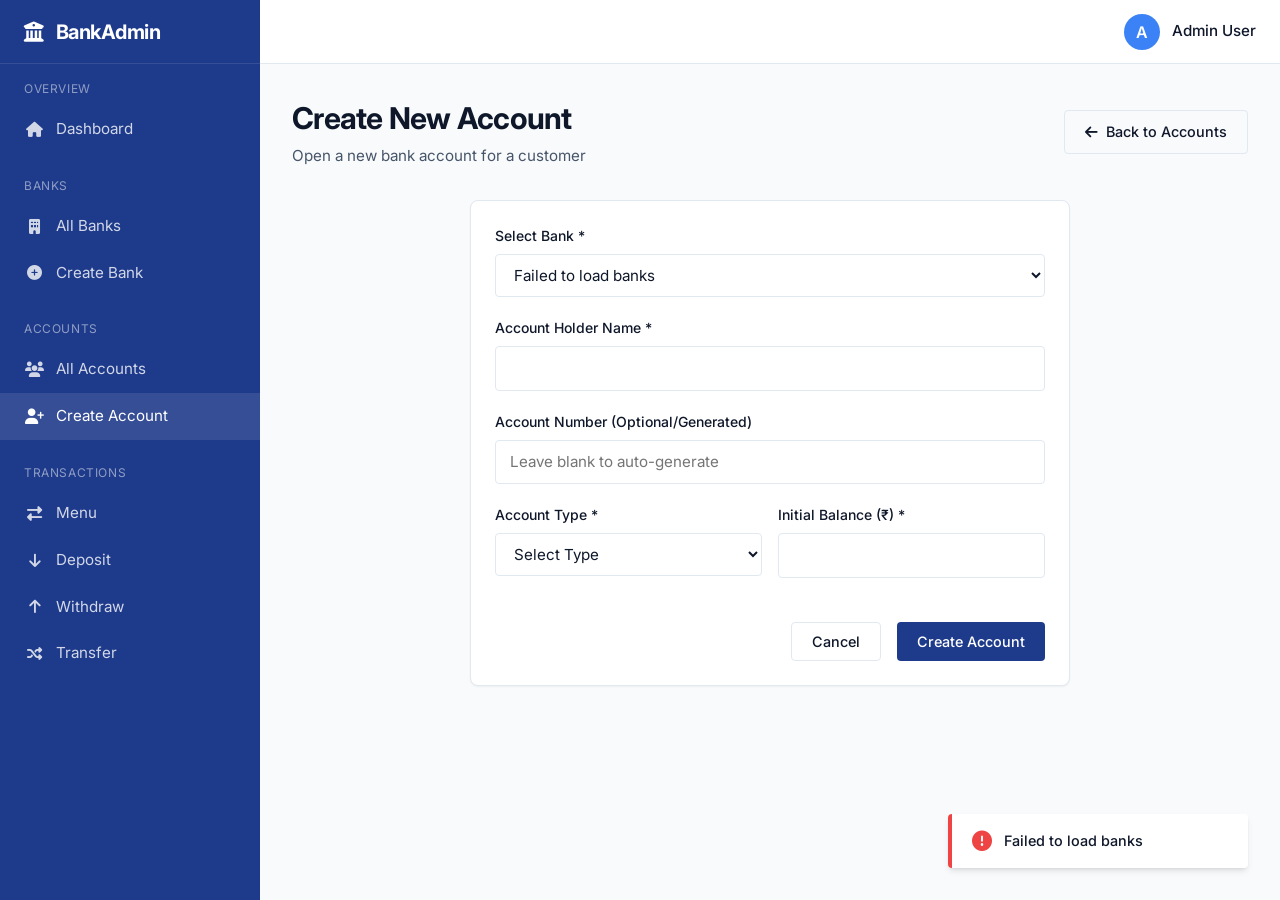
<file: pages/create-account.html>
<!DOCTYPE html>
<html lang="en">
<head>
    <meta charset="UTF-8">
    <meta name="viewport" content="width=device-width, initial-scale=1.0">
    <title>Create Account - Bank Management System</title>
    <link href="https://fonts.googleapis.com/css2?family=Inter:wght@400;500;600;700&display=swap" rel="stylesheet">
    <link rel="stylesheet" href="https://cdnjs.cloudflare.com/ajax/libs/font-awesome/6.4.0/css/all.min.css">
    <link rel="stylesheet" href="../css/style.css">
</head>
<body>
    <div class="app-container">
        <!-- Sidebar -->
        <aside class="sidebar" id="sidebar">
            <div class="sidebar-header">
                <i class="fas fa-university" style="margin-right: 0.75rem;"></i>
                BankAdmin
            </div>
            <nav class="sidebar-nav">
                <div class="nav-section">
                    <div class="nav-section-title">Overview</div>
                    <a href="../index.html" class="nav-link">
                        <i class="fas fa-home"></i> Dashboard
                    </a>
                </div>
                
                <div class="nav-section">
                    <div class="nav-section-title">Banks</div>
                    <a href="banks.html" class="nav-link">
                        <i class="fas fa-building"></i> All Banks
                    </a>
                    <a href="create-bank.html" class="nav-link">
                        <i class="fas fa-plus-circle"></i> Create Bank
                    </a>
                </div>

                <div class="nav-section">
                    <div class="nav-section-title">Accounts</div>
                    <a href="accounts.html" class="nav-link">
                        <i class="fas fa-users"></i> All Accounts
                    </a>
                    <a href="create-account.html" class="nav-link active">
                        <i class="fas fa-user-plus"></i> Create Account
                    </a>
                </div>

                <div class="nav-section">
                    <div class="nav-section-title">Transactions</div>
                    <a href="transactions.html" class="nav-link">
                        <i class="fas fa-exchange-alt"></i> Menu
                    </a>
                    <a href="deposit.html" class="nav-link">
                        <i class="fas fa-arrow-down"></i> Deposit
                    </a>
                    <a href="withdraw.html" class="nav-link">
                        <i class="fas fa-arrow-up"></i> Withdraw
                    </a>
                    <a href="transfer.html" class="nav-link">
                        <i class="fas fa-random"></i> Transfer
                    </a>
                </div>
            </nav>
        </aside>

        <!-- Main Content -->
        <div class="main-content">
            <!-- Navbar -->
            <header class="navbar">
                <button class="menu-toggle" id="menu-toggle" aria-label="Toggle Menu">
                    <i class="fas fa-bars"></i>
                </button>
                <div style="flex: 1;"></div>
                <div class="user-profile">
                    <span class="avatar">A</span>
                    <span style="font-weight: 500; font-size: 0.95rem;">Admin User</span>
                </div>
            </header>

            <!-- Page Content -->
            <main class="content-area">
                <div class="page-header" style="display: flex; justify-content: space-between; align-items: center;">
                    <div>
                        <h1 class="page-title">Create New Account</h1>
                        <p class="page-description">Open a new bank account for a customer</p>
                    </div>
                    <a href="accounts.html" class="btn btn-outline">
                        <i class="fas fa-arrow-left"></i> Back to Accounts
                    </a>
                </div>

                <div class="card" style="max-width: 600px; margin: 0 auto;">
                    <form id="create-account-form" novalidate>
                        <div class="form-group">
                            <label class="form-label" for="bankId">Select Bank *</label>
                            <select id="bankId" name="bankId" class="form-control" required>
                                <option value="">Loading banks...</option>
                            </select>
                        </div>
                        
                        <div class="form-group">
                            <label class="form-label" for="accountHolderName">Account Holder Name *</label>
                            <input type="text" id="accountHolderName" name="accountHolderName" class="form-control" required>
                        </div>

                        <div class="form-group">
                            <label class="form-label" for="accountNumber">Account Number (Optional/Generated)</label>
                            <input type="text" id="accountNumber" name="accountNumber" class="form-control" placeholder="Leave blank to auto-generate">
                        </div>

                        <div style="display: grid; grid-template-columns: 1fr 1fr; gap: 1rem;">
                            <div class="form-group">
                                <label class="form-label" for="accountType">Account Type *</label>
                                <select id="accountType" name="accountType" class="form-control" required>
                                    <option value="">Select Type</option>
                                    <option value="SAVINGS">Savings</option>
                                    <option value="CURRENT_TYPE">Current_Type</option>
                                    <option value="FIXED_DEPOSITE">Fixed Deposit</option>
                                </select>
                            </div>

                            <div class="form-group">
                                <label class="form-label" for="balance">Initial Balance (₹) *</label>
                                <input type="number" id="balance" name="balance" class="form-control" required min="0" step="0.01">
                            </div>
                        </div>

                        <div style="display: flex; justify-content: flex-end; gap: 1rem; margin-top: 1.5rem;">
                            <button type="button" class="btn btn-outline" onclick="window.location.href='accounts.html'">Cancel</button>
                            <button type="submit" class="btn btn-primary" id="submit-btn">Create Account</button>
                        </div>
                    </form>
                </div>
            </main>
        </div>
    </div>

    <script src="../js/utils.js"></script>
    <script src="../js/api.js"></script>
    <script>
        document.addEventListener('DOMContentLoaded', async () => {
            // Load banks for the dropdown
            const bankSelect = document.getElementById('bankId');
            try {
                // We'll load up to 100 banks for the dropdown, ideally this should be a searchable select for large datasets
                const response = await BankAPI.getBanksPaged(0, 100, 'bankName');
                const banks = response.data?.content || [];
                
                if (banks.length === 0) {
                    bankSelect.innerHTML = '<option value="">No banks available - Create one first</option>';
                    document.getElementById('submit-btn').disabled = true;
                } else {
                    bankSelect.innerHTML = '<option value="">Select Bank</option>' + 
                        banks.map(b => `<option value="${b.bankId}">${b.bankName} (${b.ifsc})</option>`).join('');
                }
            } catch (error) {
                bankSelect.innerHTML = '<option value="">Failed to load banks</option>';
                showToast('Failed to load banks', 'error');
            }
        });

        document.getElementById('create-account-form').addEventListener('submit', async (e) => {
            e.preventDefault();
            const form = e.target;
            const submitBtn = document.getElementById('submit-btn');
            
            clearAllErrors(form);
            let isValid = true;

            const bankId = form.bankId.value;
            if (!bankId) { showError(form.bankId, 'Bank must be selected'); isValid = false; }

            const accountHolderName = form.accountHolderName.value.trim();
            if (!accountHolderName) { showError(form.accountHolderName, 'Holder name is required'); isValid = false; }

            const accountType = form.accountType.value;
            if (!accountType) { showError(form.accountType, 'Account type is required'); isValid = false; }

            const balance = parseFloat(form.balance.value);
            if (isNaN(balance) || balance < 0) { showError(form.balance, 'Valid positive balance required'); isValid = false; }

            const accountNumber = form.accountNumber.value.trim() || `ACC${Date.now()}`; // Fallback auto-gen

            if (!isValid) return;

            const payload = {
                accountNumber,
                accountHolderName,
                accountType,
                balance,
                bank: { bankId: parseInt(bankId) }
            };

            console.log("Selected Bank ID:", bankId);
            console.log("Request Body:", payload);

            const originalBtnHtml = submitBtn.innerHTML;
            submitBtn.innerHTML = '<span class="loading-spinner" style="width: 1rem; height: 1rem; border-width: 2px;"></span> Processing...';
            submitBtn.disabled = true;

            try {
                const response = await AccountAPI.createAccount(payload);
                showToast(response.message || 'Account created successfully!', 'success');
                setTimeout(() => {
                    window.location.href = 'accounts.html';
                }, 1500);
            } catch (error) {
                showToast(error.message, 'error');
                submitBtn.innerHTML = originalBtnHtml;
                submitBtn.disabled = false;
            }
        });

        // Clear errors on input
        document.querySelectorAll('.form-control').forEach(input => {
            input.addEventListener('input', () => clearError(input));
        });
    </script>
</body>
</html>
</file>
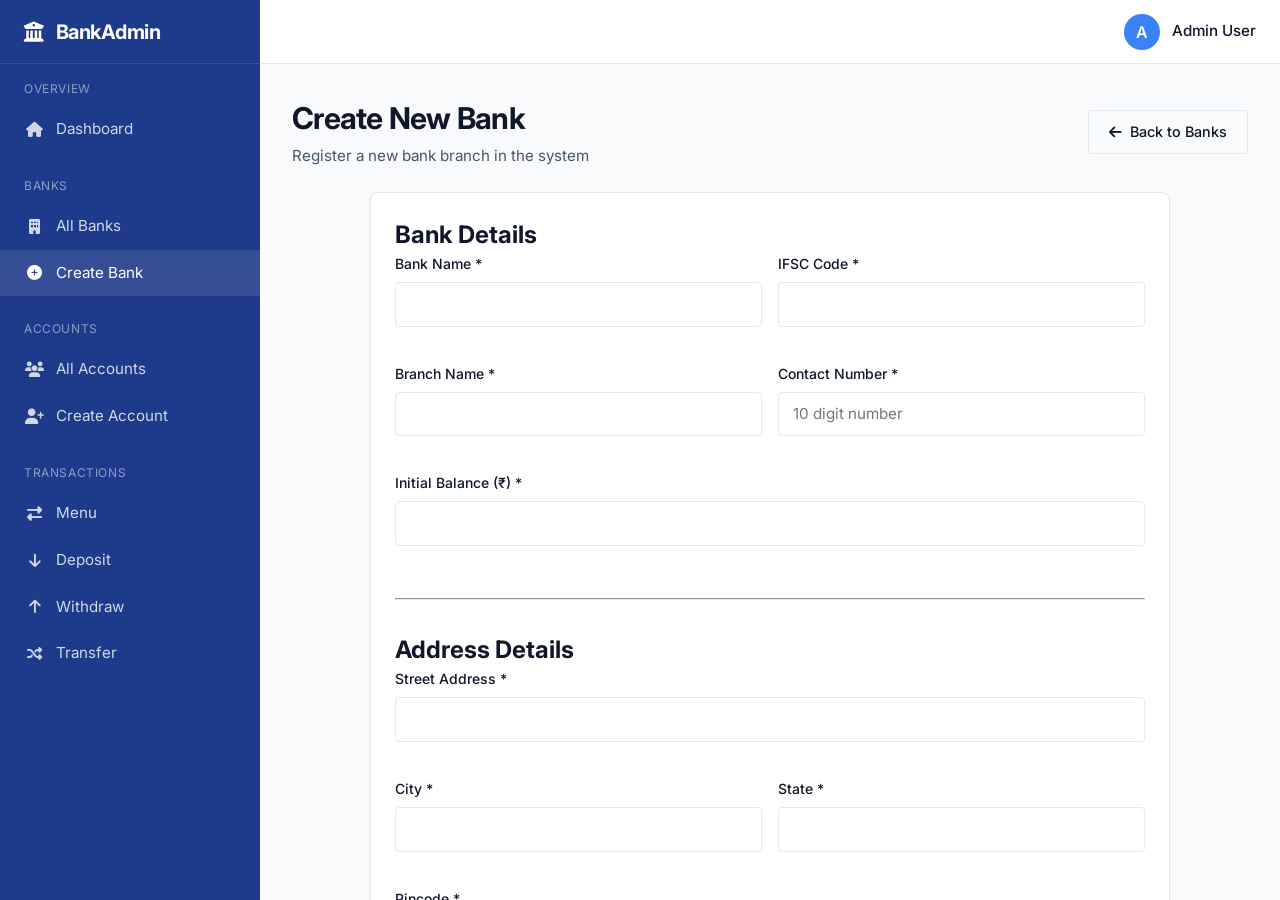
<file: pages/create-bank.html>
<!DOCTYPE html>
<html lang="en">
<head>
    <meta charset="UTF-8">
    <meta name="viewport" content="width=device-width, initial-scale=1.0">
    <title>Create Bank - Bank Management System</title>
    <link href="https://fonts.googleapis.com/css2?family=Inter:wght@400;500;600;700&display=swap" rel="stylesheet">
    <link rel="stylesheet" href="https://cdnjs.cloudflare.com/ajax/libs/font-awesome/6.4.0/css/all.min.css">
    <link rel="stylesheet" href="../css/style.css">
    <link rel="stylesheet" href="../css/banks.css">
</head>
<body>
    <div class="app-container">
        <!-- Sidebar -->
        <aside class="sidebar" id="sidebar">
            <!-- (Same sidebar as banks.html) -->
            <div class="sidebar-header">
                <i class="fas fa-university" style="margin-right: 0.75rem;"></i>
                BankAdmin
            </div>
            <nav class="sidebar-nav">
                <div class="nav-section">
                    <div class="nav-section-title">Overview</div>
                    <a href="../index.html" class="nav-link">
                        <i class="fas fa-home"></i> Dashboard
                    </a>
                </div>
                
                <div class="nav-section">
                    <div class="nav-section-title">Banks</div>
                    <a href="banks.html" class="nav-link">
                        <i class="fas fa-building"></i> All Banks
                    </a>
                    <a href="create-bank.html" class="nav-link active">
                        <i class="fas fa-plus-circle"></i> Create Bank
                    </a>
                </div>

                <div class="nav-section">
                    <div class="nav-section-title">Accounts</div>
                    <a href="accounts.html" class="nav-link">
                        <i class="fas fa-users"></i> All Accounts
                    </a>
                    <a href="create-account.html" class="nav-link">
                        <i class="fas fa-user-plus"></i> Create Account
                    </a>
                </div>

                <div class="nav-section">
                    <div class="nav-section-title">Transactions</div>
                    <a href="transactions.html" class="nav-link">
                        <i class="fas fa-exchange-alt"></i> Menu
                    </a>
                    <a href="deposit.html" class="nav-link">
                        <i class="fas fa-arrow-down"></i> Deposit
                    </a>
                    <a href="withdraw.html" class="nav-link">
                        <i class="fas fa-arrow-up"></i> Withdraw
                    </a>
                    <a href="transfer.html" class="nav-link">
                        <i class="fas fa-random"></i> Transfer
                    </a>
                </div>
            </nav>
        </aside>

        <!-- Main Content -->
        <div class="main-content">
            <!-- Navbar -->
            <header class="navbar">
                <button class="menu-toggle" id="menu-toggle" aria-label="Toggle Menu">
                    <i class="fas fa-bars"></i>
                </button>
                <div style="flex: 1;"></div>
                <div class="user-profile">
                    <span class="avatar">A</span>
                    <span style="font-weight: 500; font-size: 0.95rem;">Admin User</span>
                </div>
            </header>

            <!-- Page Content -->
            <main class="content-area">
                <div class="banks-header">
                    <div>
                        <h1 class="page-title">Create New Bank</h1>
                        <p class="page-description">Register a new bank branch in the system</p>
                    </div>
                    <a href="banks.html" class="btn btn-outline">
                        <i class="fas fa-arrow-left"></i> Back to Banks
                    </a>
                </div>

                <div class="card" style="max-width: 800px; margin: 0 auto;">
                    <form id="create-bank-form" novalidate>
                        <h2 class="section-title">Bank Details</h2>
                        <div style="display: grid; grid-template-columns: 1fr 1fr; gap: 1rem;">
                            <div class="form-group">
                                <label class="form-label" for="bankName">Bank Name *</label>
                                <input type="text" id="bankName" name="bankName" class="form-control" required>
                            </div>
                            <div class="form-group">
                                <label class="form-label" for="ifsc">IFSC Code *</label>
                                <input type="text" id="ifsc" name="ifsc" class="form-control" required>
                            </div>
                            <div class="form-group">
                                <label class="form-label" for="branchName">Branch Name *</label>
                                <input type="text" id="branchName" name="branchName" class="form-control" required>
                            </div>
                            <div class="form-group">
                                <label class="form-label" for="contact">Contact Number *</label>
                                <input type="number" id="contact" name="contact" class="form-control" required placeholder="10 digit number">
                            </div>
                            <div class="form-group" style="grid-column: span 2;">
                                <label class="form-label" for="balance">Initial Balance (₹) *</label>
                                <input type="number" id="balance" name="balance" class="form-control" required min="0" step="0.01">
                            </div>
                        </div>

                        <hr style="margin: 2rem 0; border-color: var(--border);">

                        <h2 class="section-title">Address Details</h2>
                        <div style="display: grid; grid-template-columns: 1fr 1fr; gap: 1rem;">
                            <div class="form-group" style="grid-column: span 2;">
                                <label class="form-label" for="street">Street Address *</label>
                                <input type="text" id="street" name="street" class="form-control" required>
                            </div>
                            <div class="form-group">
                                <label class="form-label" for="city">City *</label>
                                <input type="text" id="city" name="city" class="form-control" required>
                            </div>
                            <div class="form-group">
                                <label class="form-label" for="state">State *</label>
                                <input type="text" id="state" name="state" class="form-control" required>
                            </div>
                            <div class="form-group">
                                <label class="form-label" for="pincode">Pincode *</label>
                                <input type="number" id="pincode" name="pincode" class="form-control" required>
                            </div>
                        </div>

                        <div style="display: flex; justify-content: flex-end; gap: 1rem; margin-top: 1.5rem;">
                            <button type="button" class="btn btn-outline" onclick="window.location.href='banks.html'">Cancel</button>
                            <button type="submit" class="btn btn-primary" id="submit-btn">Create Bank</button>
                        </div>
                    </form>
                </div>
            </main>
        </div>
    </div>

    <script src="../js/utils.js"></script>
    <script src="../js/api.js"></script>
    <script>
        document.getElementById('create-bank-form').addEventListener('submit', async (e) => {
            e.preventDefault();
            const form = e.target;
            const submitBtn = document.getElementById('submit-btn');
            
            // Clear previous errors
            clearAllErrors(form);
            
            let isValid = true;

            // Simple validation
            const bankName = form.bankName.value.trim();
            if (!bankName) { showError(form.bankName, 'Bank Name is required'); isValid = false; }
            
            const ifsc = form.ifsc.value.trim();
            if (!ifsc) { showError(form.ifsc, 'IFSC is required'); isValid = false; }

            const branchName = form.branchName.value.trim();
            if (!branchName) { showError(form.branchName, 'Branch Name is required'); isValid = false; }

            const contact = form.contact.value.trim();
            if (!contact || contact.length !== 10 || isNaN(contact)) { 
                showError(form.contact, 'Valid 10-digit contact number required'); 
                isValid = false; 
            }

            const balance = parseFloat(form.balance.value);
            if (isNaN(balance) || balance < 0) { 
                showError(form.balance, 'Balance must be a positive number'); 
                isValid = false; 
            }

            const street = form.street.value.trim();
            if (!street) { showError(form.street, 'Street is required'); isValid = false; }

            const city = form.city.value.trim();
            if (!city) { showError(form.city, 'City is required'); isValid = false; }

            const state = form.state.value.trim();
            if (!state) { showError(form.state, 'State is required'); isValid = false; }

            const pincode = form.pincode.value.trim();
            if (!pincode || pincode.length !== 6 || isNaN(pincode)) { 
                showError(form.pincode, 'Valid 6-digit pincode required'); 
                isValid = false; 
            }

            if (!isValid) return;

            // Construct payload
            const payload = {
                bankName,
                ifsc,
                branchName,
                contact: parseInt(contact),
                balance,
                address: {
                    street,
                    city,
                    state,
                    pincode: parseInt(pincode)
                }
            };

            // Loading state
            const originalBtnHtml = submitBtn.innerHTML;
            submitBtn.innerHTML = '<span class="loading-spinner" style="width: 1rem; height: 1rem; border-width: 2px;"></span> Processing...';
            submitBtn.disabled = true;

            try {
                const response = await BankAPI.createBank(payload);
                showToast(response.message || 'Bank created successfully!', 'success');
                setTimeout(() => {
                    window.location.href = 'banks.html';
                }, 1500);
            } catch (error) {
                showToast(error.message, 'error');
                submitBtn.innerHTML = originalBtnHtml;
                submitBtn.disabled = false;
            }
        });

        // Clear errors on input
        document.querySelectorAll('.form-control').forEach(input => {
            input.addEventListener('input', () => clearError(input));
        });
    </script>
</body>
</html>
</file>
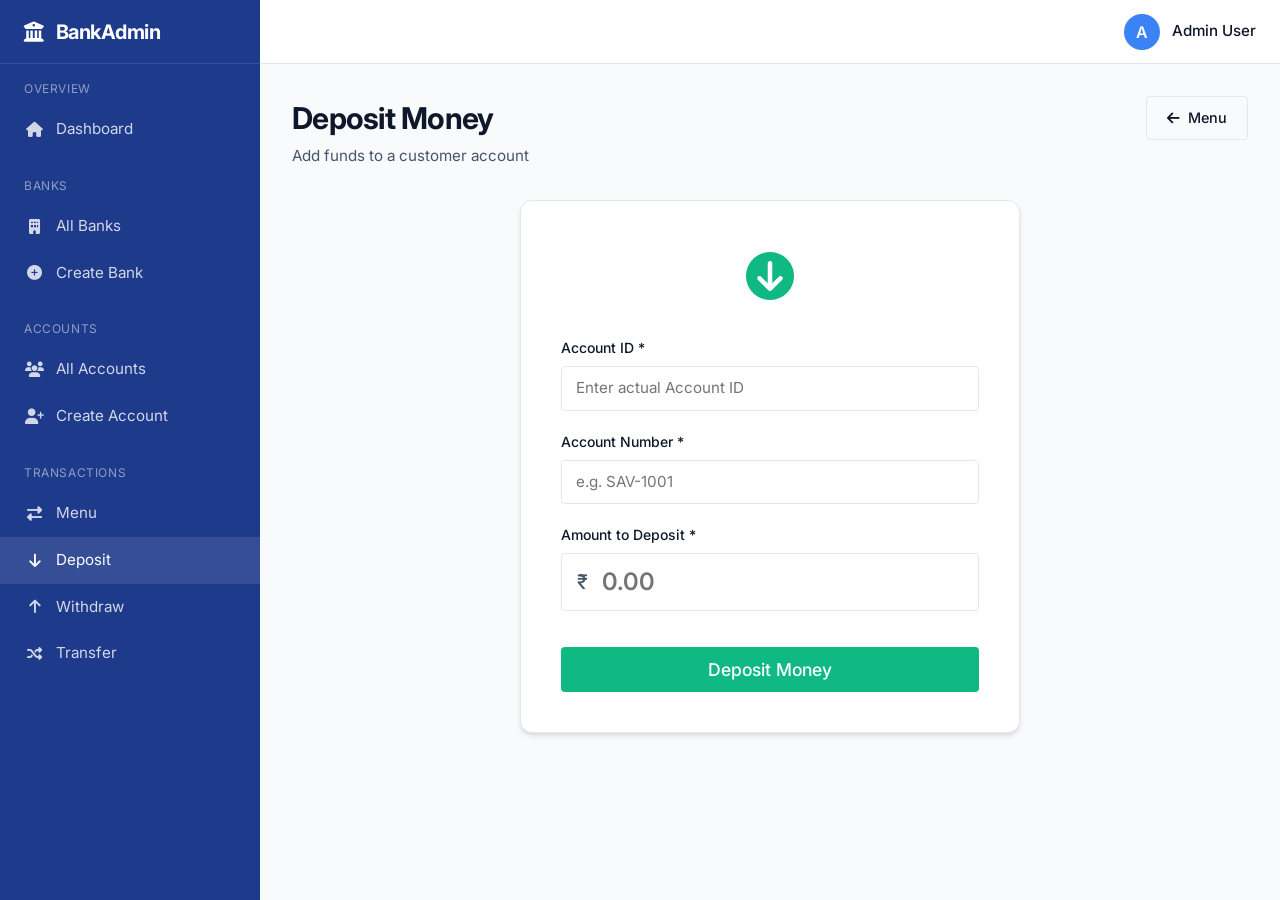
<file: pages/deposit.html>
<!DOCTYPE html>
<html lang="en">
<head>
    <meta charset="UTF-8">
    <meta name="viewport" content="width=device-width, initial-scale=1.0">
    <title>Deposit - Bank Management System</title>
    <link href="https://fonts.googleapis.com/css2?family=Inter:wght@400;500;600;700&display=swap" rel="stylesheet">
    <link rel="stylesheet" href="https://cdnjs.cloudflare.com/ajax/libs/font-awesome/6.4.0/css/all.min.css">
    <link rel="stylesheet" href="../css/style.css">
    <link rel="stylesheet" href="../css/transactions.css">
</head>
<body>
    <div class="app-container">
        <!-- Sidebar -->
        <aside class="sidebar" id="sidebar">
            <div class="sidebar-header">
                <i class="fas fa-university" style="margin-right: 0.75rem;"></i>
                BankAdmin
            </div>
            <nav class="sidebar-nav">
                <!-- (Same sidebar) -->
                <div class="nav-section">
                    <div class="nav-section-title">Overview</div>
                    <a href="../index.html" class="nav-link">
                        <i class="fas fa-home"></i> Dashboard
                    </a>
                </div>
                
                <div class="nav-section">
                    <div class="nav-section-title">Banks</div>
                    <a href="banks.html" class="nav-link">
                        <i class="fas fa-building"></i> All Banks
                    </a>
                    <a href="create-bank.html" class="nav-link">
                        <i class="fas fa-plus-circle"></i> Create Bank
                    </a>
                </div>

                <div class="nav-section">
                    <div class="nav-section-title">Accounts</div>
                    <a href="accounts.html" class="nav-link">
                        <i class="fas fa-users"></i> All Accounts
                    </a>
                    <a href="create-account.html" class="nav-link">
                        <i class="fas fa-user-plus"></i> Create Account
                    </a>
                </div>

                <div class="nav-section">
                    <div class="nav-section-title">Transactions</div>
                    <a href="transactions.html" class="nav-link">
                        <i class="fas fa-exchange-alt"></i> Menu
                    </a>
                    <a href="deposit.html" class="nav-link active">
                        <i class="fas fa-arrow-down"></i> Deposit
                    </a>
                    <a href="withdraw.html" class="nav-link">
                        <i class="fas fa-arrow-up"></i> Withdraw
                    </a>
                    <a href="transfer.html" class="nav-link">
                        <i class="fas fa-random"></i> Transfer
                    </a>
                </div>
            </nav>
        </aside>

        <!-- Main Content -->
        <div class="main-content">
            <!-- Navbar -->
            <header class="navbar">
                <button class="menu-toggle" id="menu-toggle" aria-label="Toggle Menu">
                    <i class="fas fa-bars"></i>
                </button>
                <div style="flex: 1;"></div>
                <div class="user-profile">
                    <span class="avatar">A</span>
                    <span style="font-weight: 500; font-size: 0.95rem;">Admin User</span>
                </div>
            </header>

            <!-- Page Content -->
            <main class="content-area">
                <div class="page-header" style="display: flex; justify-content: space-between; align-items: flex-start;">
                    <div>
                        <h1 class="page-title">Deposit Money</h1>
                        <p class="page-description">Add funds to a customer account</p>
                    </div>
                    <a href="transactions.html" class="btn btn-outline">
                        <i class="fas fa-arrow-left"></i> Menu
                    </a>
                </div>

                <div class="tx-form-container">
                    <div class="tx-header-icon" style="color: #10b981;">
                        <i class="fas fa-arrow-circle-down"></i>
                    </div>

                    <form id="deposit-form" novalidate>
                        <div class="form-group">
                            <label class="form-label" for="accountId">Account ID *</label>
                            <input type="number" id="accountId" name="accountId" class="form-control" required placeholder="Enter actual Account ID">
                        </div>

                        <div class="form-group">
                            <label class="form-label" for="accountNumber">Account Number *</label>
                            <input type="text" id="accountNumber" name="accountNumber" class="form-control" required placeholder="e.g. SAV-1001">
                        </div>

                        <div class="form-group">
                            <label class="form-label" for="amount">Amount to Deposit *</label>
                            <div class="tx-amount-input-group">
                                <span class="tx-amount-symbol">₹</span>
                                <input type="number" id="amount" name="amount" class="form-control tx-amount-input" required min="1" step="0.01" placeholder="0.00">
                            </div>
                        </div>

                        <button type="submit" class="btn btn-primary" id="submit-btn" style="width: 100%; margin-top: 1rem; background-color: #10b981; border-color: #10b981; font-size: 1.1rem; padding: 0.75rem;">
                            Deposit Money
                        </button>
                    </form>

                    <div id="tx-result" class="tx-result-summary">
                        <!-- Result populated by JS -->
                    </div>
                </div>
            </main>
        </div>
    </div>

    <script src="../js/utils.js"></script>
    <script src="../js/api.js"></script>
    <script src="../js/transactions.js"></script>
</body>
</html>
</file>
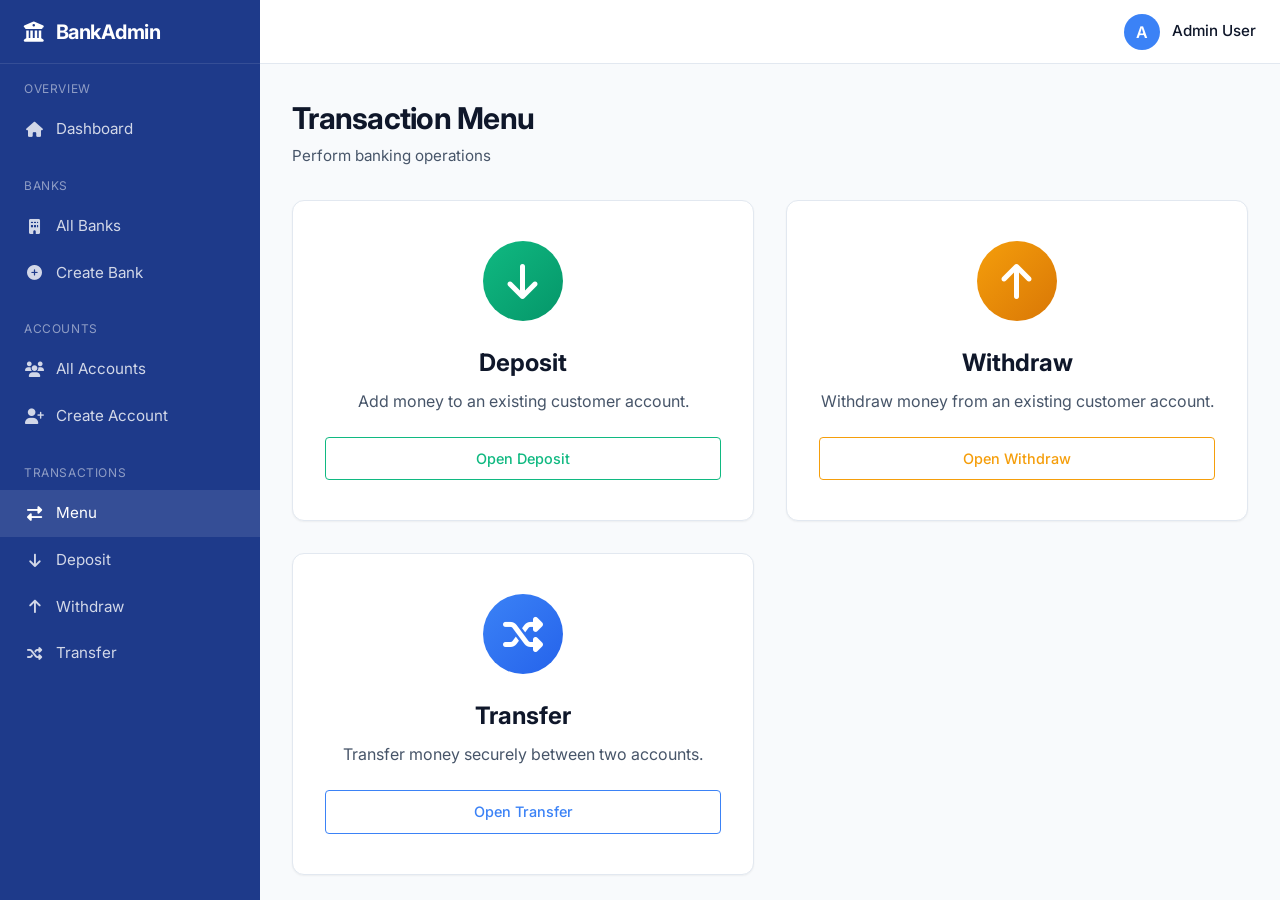
<file: pages/transactions.html>
<!DOCTYPE html>
<html lang="en">
<head>
    <meta charset="UTF-8">
    <meta name="viewport" content="width=device-width, initial-scale=1.0">
    <title>Transactions - Bank Management System</title>
    <link href="https://fonts.googleapis.com/css2?family=Inter:wght@400;500;600;700&display=swap" rel="stylesheet">
    <link rel="stylesheet" href="https://cdnjs.cloudflare.com/ajax/libs/font-awesome/6.4.0/css/all.min.css">
    <link rel="stylesheet" href="../css/style.css">
    <link rel="stylesheet" href="../css/transactions.css">
</head>
<body>
    <div class="app-container">
        <!-- Sidebar -->
        <aside class="sidebar" id="sidebar">
            <div class="sidebar-header">
                <i class="fas fa-university" style="margin-right: 0.75rem;"></i>
                BankAdmin
            </div>
            <nav class="sidebar-nav">
                <div class="nav-section">
                    <div class="nav-section-title">Overview</div>
                    <a href="../index.html" class="nav-link">
                        <i class="fas fa-home"></i> Dashboard
                    </a>
                </div>
                
                <div class="nav-section">
                    <div class="nav-section-title">Banks</div>
                    <a href="banks.html" class="nav-link">
                        <i class="fas fa-building"></i> All Banks
                    </a>
                    <a href="create-bank.html" class="nav-link">
                        <i class="fas fa-plus-circle"></i> Create Bank
                    </a>
                </div>

                <div class="nav-section">
                    <div class="nav-section-title">Accounts</div>
                    <a href="accounts.html" class="nav-link">
                        <i class="fas fa-users"></i> All Accounts
                    </a>
                    <a href="create-account.html" class="nav-link">
                        <i class="fas fa-user-plus"></i> Create Account
                    </a>
                </div>

                <div class="nav-section">
                    <div class="nav-section-title">Transactions</div>
                    <a href="transactions.html" class="nav-link active">
                        <i class="fas fa-exchange-alt"></i> Menu
                    </a>
                    <a href="deposit.html" class="nav-link">
                        <i class="fas fa-arrow-down"></i> Deposit
                    </a>
                    <a href="withdraw.html" class="nav-link">
                        <i class="fas fa-arrow-up"></i> Withdraw
                    </a>
                    <a href="transfer.html" class="nav-link">
                        <i class="fas fa-random"></i> Transfer
                    </a>
                </div>
            </nav>
        </aside>

        <!-- Main Content -->
        <div class="main-content">
            <!-- Navbar -->
            <header class="navbar">
                <button class="menu-toggle" id="menu-toggle" aria-label="Toggle Menu">
                    <i class="fas fa-bars"></i>
                </button>
                <div style="flex: 1;"></div>
                <div class="user-profile">
                    <span class="avatar">A</span>
                    <span style="font-weight: 500; font-size: 0.95rem;">Admin User</span>
                </div>
            </header>

            <!-- Page Content -->
            <main class="content-area">
                <div class="page-header">
                    <h1 class="page-title">Transaction Menu</h1>
                    <p class="page-description">Perform banking operations</p>
                </div>

                <div class="transactions-menu-grid">
                    <a href="deposit.html" class="transaction-card">
                        <div class="tx-icon-wrapper tx-deposit-icon">
                            <i class="fas fa-arrow-down"></i>
                        </div>
                        <h3>Deposit</h3>
                        <p>Add money to an existing customer account.</p>
                        <span class="btn btn-outline" style="border-color: #10b981; color: #10b981;">Open Deposit</span>
                    </a>

                    <a href="withdraw.html" class="transaction-card">
                        <div class="tx-icon-wrapper tx-withdraw-icon">
                            <i class="fas fa-arrow-up"></i>
                        </div>
                        <h3>Withdraw</h3>
                        <p>Withdraw money from an existing customer account.</p>
                        <span class="btn btn-outline" style="border-color: #f59e0b; color: #f59e0b;">Open Withdraw</span>
                    </a>

                    <a href="transfer.html" class="transaction-card">
                        <div class="tx-icon-wrapper tx-transfer-icon">
                            <i class="fas fa-random"></i>
                        </div>
                        <h3>Transfer</h3>
                        <p>Transfer money securely between two accounts.</p>
                        <span class="btn btn-outline" style="border-color: #3b82f6; color: #3b82f6;">Open Transfer</span>
                    </a>
                </div>
            </main>
        </div>
    </div>

    <script src="../js/utils.js"></script>
</body>
</html>
</file>
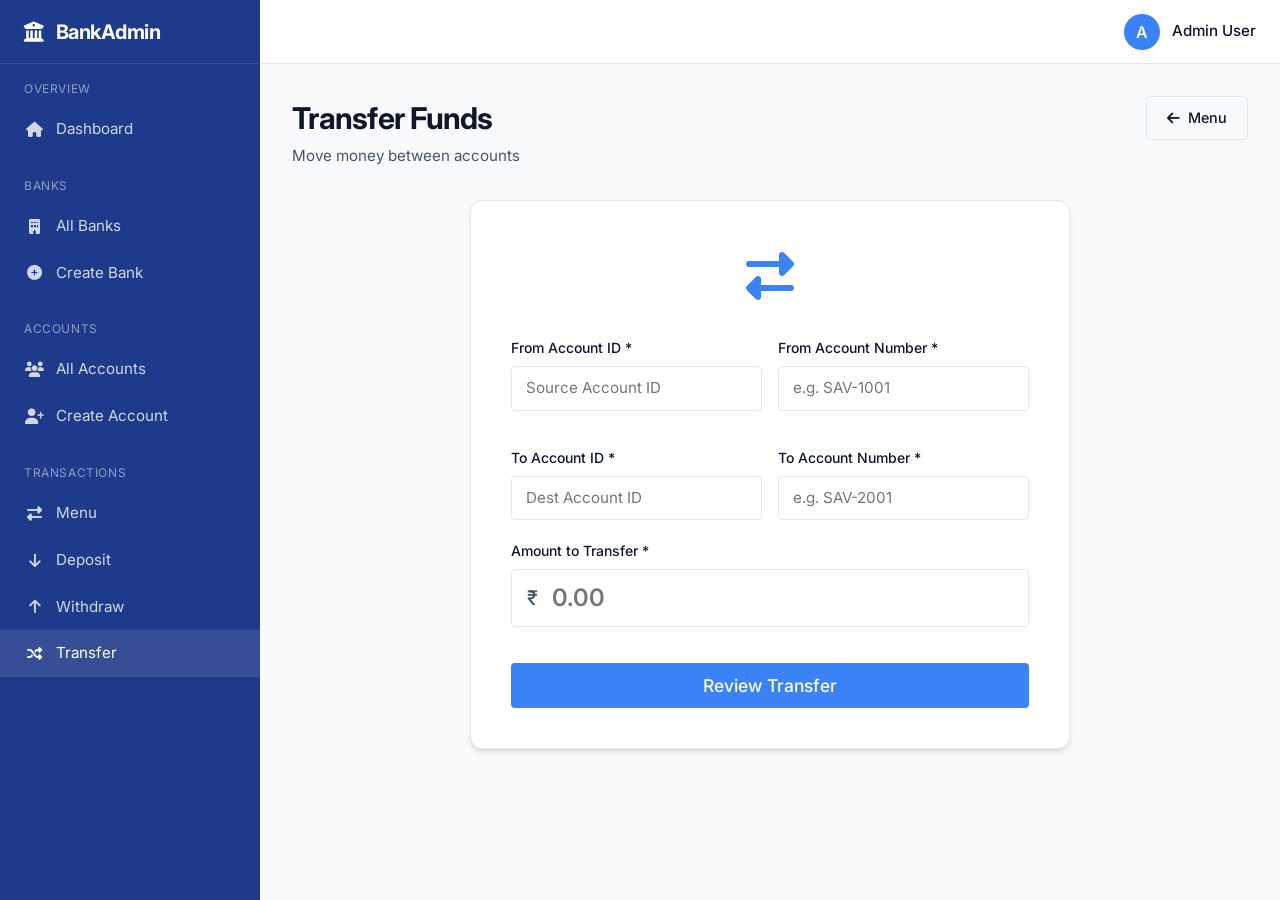
<file: pages/transfer.html>
<!DOCTYPE html>
<html lang="en">
<head>
    <meta charset="UTF-8">
    <meta name="viewport" content="width=device-width, initial-scale=1.0">
    <title>Transfer - Bank Management System</title>
    <link href="https://fonts.googleapis.com/css2?family=Inter:wght@400;500;600;700&display=swap" rel="stylesheet">
    <link rel="stylesheet" href="https://cdnjs.cloudflare.com/ajax/libs/font-awesome/6.4.0/css/all.min.css">
    <link rel="stylesheet" href="../css/style.css">
    <link rel="stylesheet" href="../css/transactions.css">
</head>
<body>
    <div class="app-container">
        <!-- Sidebar -->
        <aside class="sidebar" id="sidebar">
            <div class="sidebar-header">
                <i class="fas fa-university" style="margin-right: 0.75rem;"></i>
                BankAdmin
            </div>
            <nav class="sidebar-nav">
                <!-- (Same sidebar) -->
                <div class="nav-section">
                    <div class="nav-section-title">Overview</div>
                    <a href="../index.html" class="nav-link">
                        <i class="fas fa-home"></i> Dashboard
                    </a>
                </div>
                
                <div class="nav-section">
                    <div class="nav-section-title">Banks</div>
                    <a href="banks.html" class="nav-link">
                        <i class="fas fa-building"></i> All Banks
                    </a>
                    <a href="create-bank.html" class="nav-link">
                        <i class="fas fa-plus-circle"></i> Create Bank
                    </a>
                </div>

                <div class="nav-section">
                    <div class="nav-section-title">Accounts</div>
                    <a href="accounts.html" class="nav-link">
                        <i class="fas fa-users"></i> All Accounts
                    </a>
                    <a href="create-account.html" class="nav-link">
                        <i class="fas fa-user-plus"></i> Create Account
                    </a>
                </div>

                <div class="nav-section">
                    <div class="nav-section-title">Transactions</div>
                    <a href="transactions.html" class="nav-link">
                        <i class="fas fa-exchange-alt"></i> Menu
                    </a>
                    <a href="deposit.html" class="nav-link">
                        <i class="fas fa-arrow-down"></i> Deposit
                    </a>
                    <a href="withdraw.html" class="nav-link">
                        <i class="fas fa-arrow-up"></i> Withdraw
                    </a>
                    <a href="transfer.html" class="nav-link active">
                        <i class="fas fa-random"></i> Transfer
                    </a>
                </div>
            </nav>
        </aside>

        <!-- Main Content -->
        <div class="main-content">
            <!-- Navbar -->
            <header class="navbar">
                <button class="menu-toggle" id="menu-toggle" aria-label="Toggle Menu">
                    <i class="fas fa-bars"></i>
                </button>
                <div style="flex: 1;"></div>
                <div class="user-profile">
                    <span class="avatar">A</span>
                    <span style="font-weight: 500; font-size: 0.95rem;">Admin User</span>
                </div>
            </header>

            <!-- Page Content -->
            <main class="content-area">
                <div class="page-header" style="display: flex; justify-content: space-between; align-items: flex-start;">
                    <div>
                        <h1 class="page-title">Transfer Funds</h1>
                        <p class="page-description">Move money between accounts</p>
                    </div>
                    <a href="transactions.html" class="btn btn-outline">
                        <i class="fas fa-arrow-left"></i> Menu
                    </a>
                </div>

                <div class="tx-form-container" style="max-width: 600px;">
                    <div class="tx-header-icon" style="color: #3b82f6;">
                        <i class="fas fa-exchange-alt"></i>
                    </div>

                    <form id="transfer-form" novalidate>
                        <div style="display: grid; grid-template-columns: 1fr 1fr; gap: 1rem;">
                            <div class="form-group">
                                <label class="form-label" for="fromAccountId">From Account ID *</label>
                                <input type="number" id="fromAccountId" name="fromAccountId" class="form-control" required placeholder="Source Account ID">
                            </div>
                            
                            <div class="form-group">
                                <label class="form-label" for="fromAccountNumber">From Account Number *</label>
                                <input type="text" id="fromAccountNumber" name="fromAccountNumber" class="form-control" required placeholder="e.g. SAV-1001">
                            </div>

                            <div class="form-group">
                                <label class="form-label" for="toAccountId">To Account ID *</label>
                                <input type="number" id="toAccountId" name="toAccountId" class="form-control" required placeholder="Dest Account ID">
                            </div>
                            
                            <div class="form-group">
                                <label class="form-label" for="toAccountNumber">To Account Number *</label>
                                <input type="text" id="toAccountNumber" name="toAccountNumber" class="form-control" required placeholder="e.g. SAV-2001">
                            </div>
                        </div>

                        <div class="form-group">
                            <label class="form-label" for="amount">Amount to Transfer *</label>
                            <div class="tx-amount-input-group">
                                <span class="tx-amount-symbol">₹</span>
                                <input type="number" id="amount" name="amount" class="form-control tx-amount-input" required min="1" step="0.01" placeholder="0.00">
                            </div>
                        </div>

                        <button type="button" class="btn btn-primary" id="preview-btn" style="width: 100%; margin-top: 1rem; background-color: #3b82f6; border-color: #3b82f6; font-size: 1.1rem; padding: 0.75rem;">
                            Review Transfer
                        </button>
                    </form>

                    <div id="tx-result" class="tx-result-summary">
                        <!-- Result populated by JS -->
                    </div>
                </div>
            </main>
        </div>
    </div>

    <script src="../js/utils.js"></script>
    <script src="../js/api.js"></script>
    <script src="../js/transactions.js"></script>
</body>
</html>
</file>
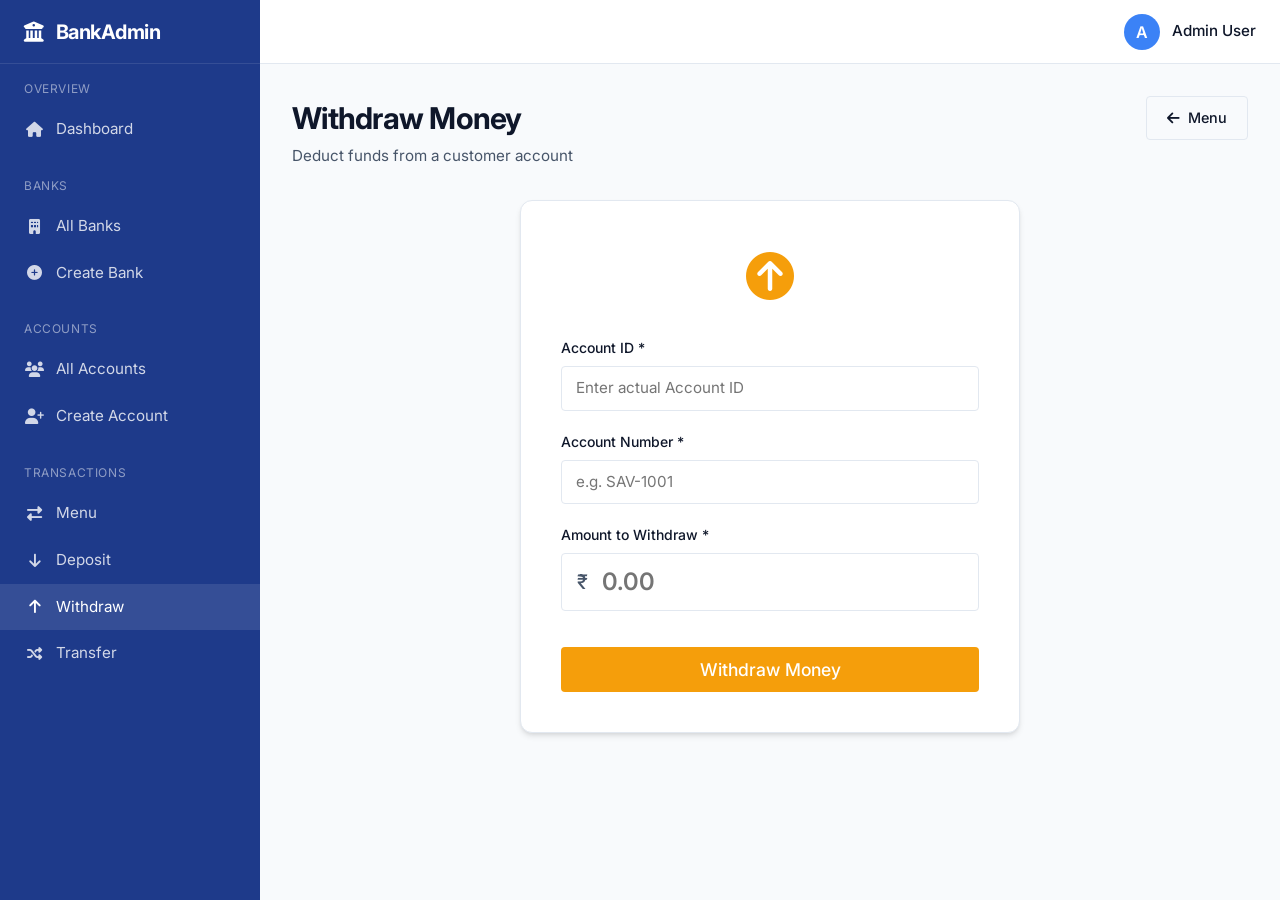
<file: pages/withdraw.html>
<!DOCTYPE html>
<html lang="en">
<head>
    <meta charset="UTF-8">
    <meta name="viewport" content="width=device-width, initial-scale=1.0">
    <title>Withdraw - Bank Management System</title>
    <link href="https://fonts.googleapis.com/css2?family=Inter:wght@400;500;600;700&display=swap" rel="stylesheet">
    <link rel="stylesheet" href="https://cdnjs.cloudflare.com/ajax/libs/font-awesome/6.4.0/css/all.min.css">
    <link rel="stylesheet" href="../css/style.css">
    <link rel="stylesheet" href="../css/transactions.css">
</head>
<body>
    <div class="app-container">
        <!-- Sidebar -->
        <aside class="sidebar" id="sidebar">
            <div class="sidebar-header">
                <i class="fas fa-university" style="margin-right: 0.75rem;"></i>
                BankAdmin
            </div>
            <nav class="sidebar-nav">
                <!-- (Same sidebar) -->
                <div class="nav-section">
                    <div class="nav-section-title">Overview</div>
                    <a href="../index.html" class="nav-link">
                        <i class="fas fa-home"></i> Dashboard
                    </a>
                </div>
                
                <div class="nav-section">
                    <div class="nav-section-title">Banks</div>
                    <a href="banks.html" class="nav-link">
                        <i class="fas fa-building"></i> All Banks
                    </a>
                    <a href="create-bank.html" class="nav-link">
                        <i class="fas fa-plus-circle"></i> Create Bank
                    </a>
                </div>

                <div class="nav-section">
                    <div class="nav-section-title">Accounts</div>
                    <a href="accounts.html" class="nav-link">
                        <i class="fas fa-users"></i> All Accounts
                    </a>
                    <a href="create-account.html" class="nav-link">
                        <i class="fas fa-user-plus"></i> Create Account
                    </a>
                </div>

                <div class="nav-section">
                    <div class="nav-section-title">Transactions</div>
                    <a href="transactions.html" class="nav-link">
                        <i class="fas fa-exchange-alt"></i> Menu
                    </a>
                    <a href="deposit.html" class="nav-link">
                        <i class="fas fa-arrow-down"></i> Deposit
                    </a>
                    <a href="withdraw.html" class="nav-link active">
                        <i class="fas fa-arrow-up"></i> Withdraw
                    </a>
                    <a href="transfer.html" class="nav-link">
                        <i class="fas fa-random"></i> Transfer
                    </a>
                </div>
            </nav>
        </aside>

        <!-- Main Content -->
        <div class="main-content">
            <!-- Navbar -->
            <header class="navbar">
                <button class="menu-toggle" id="menu-toggle" aria-label="Toggle Menu">
                    <i class="fas fa-bars"></i>
                </button>
                <div style="flex: 1;"></div>
                <div class="user-profile">
                    <span class="avatar">A</span>
                    <span style="font-weight: 500; font-size: 0.95rem;">Admin User</span>
                </div>
            </header>

            <!-- Page Content -->
            <main class="content-area">
                <div class="page-header" style="display: flex; justify-content: space-between; align-items: flex-start;">
                    <div>
                        <h1 class="page-title">Withdraw Money</h1>
                        <p class="page-description">Deduct funds from a customer account</p>
                    </div>
                    <a href="transactions.html" class="btn btn-outline">
                        <i class="fas fa-arrow-left"></i> Menu
                    </a>
                </div>

                <div class="tx-form-container">
                    <div class="tx-header-icon" style="color: #f59e0b;">
                        <i class="fas fa-arrow-circle-up"></i>
                    </div>

                    <form id="withdraw-form" novalidate>
                        <div class="form-group">
                            <label class="form-label" for="accountId">Account ID *</label>
                            <input type="number" id="accountId" name="accountId" class="form-control" required placeholder="Enter actual Account ID">
                        </div>

                        <div class="form-group">
                            <label class="form-label" for="accountNumber">Account Number *</label>
                            <input type="text" id="accountNumber" name="accountNumber" class="form-control" required placeholder="e.g. SAV-1001">
                        </div>

                        <div class="form-group">
                            <label class="form-label" for="amount">Amount to Withdraw *</label>
                            <div class="tx-amount-input-group">
                                <span class="tx-amount-symbol">₹</span>
                                <input type="number" id="amount" name="amount" class="form-control tx-amount-input" required min="1" step="0.01" placeholder="0.00">
                            </div>
                        </div>

                        <button type="submit" class="btn btn-primary" id="submit-btn" style="width: 100%; margin-top: 1rem; background-color: #f59e0b; border-color: #f59e0b; font-size: 1.1rem; padding: 0.75rem;">
                            Withdraw Money
                        </button>
                    </form>

                    <div id="tx-result" class="tx-result-summary">
                        <!-- Result populated by JS -->
                    </div>
                </div>
            </main>
        </div>
    </div>

    <script src="../js/utils.js"></script>
    <script src="../js/api.js"></script>
    <script src="../js/transactions.js"></script>
</body>
</html>
</file>
<file: css/style.css>
:root {
  --primary: #1E3A8A; /* Navy Blue */
  --primary-light: #3B82F6; /* Blue */
  --primary-dark: #1E40AF;
  --secondary: #64748B; /* Slate */
  --background: #F8FAFC;
  --surface: #FFFFFF;
  --text-main: #0F172A;
  --text-muted: #475569;
  --success: #10B981;
  --error: #EF4444;
  --warning: #F59E0B;
  --border: #E2E8F0;
  
  --sidebar-width: 260px;
  --navbar-height: 64px;
  
  --radius-sm: 4px;
  --radius-md: 8px;
  --radius-lg: 12px;
  
  --shadow-sm: 0 1px 2px 0 rgb(0 0 0 / 0.05);
  --shadow-md: 0 4px 6px -1px rgb(0 0 0 / 0.1), 0 2px 4px -2px rgb(0 0 0 / 0.1);
  --shadow-lg: 0 10px 15px -3px rgb(0 0 0 / 0.1), 0 4px 6px -4px rgb(0 0 0 / 0.1);
}

* {
  box-sizing: border-box;
  margin: 0;
  padding: 0;
}

body {
  font-family: 'Inter', -apple-system, BlinkMacSystemFont, "Segoe UI", Roboto, sans-serif;
  background-color: var(--background);
  color: var(--text-main);
  line-height: 1.5;
  -webkit-font-smoothing: antialiased;
}

a {
  text-decoration: none;
  color: var(--primary-light);
}

ul {
  list-style: none;
}

button {
  cursor: pointer;
  font-family: inherit;
  border: none;
  background: none;
}

/* Layout */
.app-container {
  display: flex;
  height: 100vh;
  overflow: hidden;
}

/* Sidebar */
.sidebar {
  width: var(--sidebar-width);
  background-color: var(--primary);
  color: white;
  display: flex;
  flex-direction: column;
  transition: transform 0.3s ease;
  z-index: 40;
}

.sidebar-header {
  height: var(--navbar-height);
  display: flex;
  align-items: center;
  padding: 0 1.5rem;
  font-size: 1.25rem;
  font-weight: 700;
  border-bottom: 1px solid rgba(255, 255, 255, 0.1);
  letter-spacing: -0.025em;
}

.sidebar-nav {
  flex: 1;
  overflow-y: auto;
  padding: 1rem 0;
}

.nav-section {
  margin-bottom: 1.5rem;
}

.nav-section-title {
  font-size: 0.75rem;
  text-transform: uppercase;
  letter-spacing: 0.05em;
  color: rgba(255, 255, 255, 0.5);
  padding: 0 1.5rem;
  margin-bottom: 0.5rem;
}

.nav-link {
  display: flex;
  align-items: center;
  padding: 0.75rem 1.5rem;
  color: rgba(255, 255, 255, 0.8);
  transition: all 0.2s ease;
  font-size: 0.95rem;
}

.nav-link:hover, .nav-link.active {
  background-color: rgba(255, 255, 255, 0.1);
  color: white;
}

.nav-link i {
  margin-right: 0.75rem;
  width: 20px;
  text-align: center;
}

/* Main Content Area */
.main-content {
  flex: 1;
  display: flex;
  flex-direction: column;
  overflow: hidden;
}

/* Navbar */
.navbar {
  height: var(--navbar-height);
  background-color: var(--surface);
  border-bottom: 1px solid var(--border);
  display: flex;
  align-items: center;
  justify-content: space-between;
  padding: 0 1.5rem;
  z-index: 30;
}

.menu-toggle {
  display: none;
  font-size: 1.25rem;
  color: var(--text-muted);
}

.user-profile {
  display: flex;
  align-items: center;
  gap: 0.75rem;
}

.avatar {
  width: 36px;
  height: 36px;
  border-radius: 50%;
  background-color: var(--primary-light);
  color: white;
  display: flex;
  align-items: center;
  justify-content: center;
  font-weight: 600;
}

/* Content Area */
.content-area {
  flex: 1;
  overflow-y: auto;
  padding: 2rem;
}

.page-header {
  margin-bottom: 2rem;
}

.page-title {
  font-size: 1.875rem;
  font-weight: 700;
  color: var(--text-main);
  letter-spacing: -0.025em;
  margin-bottom: 0.25rem;
}

.page-description {
  color: var(--text-muted);
  font-size: 0.95rem;
}

/* Common UI Components */
.card {
  background-color: var(--surface);
  border-radius: var(--radius-md);
  box-shadow: var(--shadow-sm);
  border: 1px solid var(--border);
  padding: 1.5rem;
  margin-bottom: 1.5rem;
}

.btn {
  display: inline-flex;
  align-items: center;
  justify-content: center;
  padding: 0.625rem 1.25rem;
  border-radius: var(--radius-sm);
  font-weight: 500;
  font-size: 0.9rem;
  transition: all 0.2s ease;
  gap: 0.5rem;
}

.btn-primary {
  background-color: var(--primary);
  color: white;
}

.btn-primary:hover {
  background-color: var(--primary-dark);
}

.btn-outline {
  border: 1px solid var(--border);
  background-color: transparent;
  color: var(--text-main);
}

.btn-outline:hover {
  background-color: var(--background);
}

.btn-danger {
  background-color: var(--error);
  color: white;
}

.btn-danger:hover {
  background-color: #dc2626;
}

/* Form Styles */
.form-group {
  margin-bottom: 1.25rem;
}

.form-label {
  display: block;
  font-size: 0.875rem;
  font-weight: 500;
  margin-bottom: 0.5rem;
  color: var(--text-main);
}

.form-control {
  width: 100%;
  padding: 0.625rem 0.875rem;
  font-size: 0.95rem;
  line-height: 1.5;
  color: var(--text-main);
  background-color: var(--surface);
  border: 1px solid var(--border);
  border-radius: var(--radius-sm);
  transition: border-color 0.15s ease-in-out, box-shadow 0.15s ease-in-out;
  font-family: inherit;
}

.form-control:focus {
  border-color: var(--primary-light);
  outline: 0;
  box-shadow: 0 0 0 3px rgba(59, 130, 246, 0.25);
}

.error-message {
  color: var(--error);
  font-size: 0.8rem;
  margin-top: 0.375rem;
  display: none;
}

.form-control.is-invalid {
  border-color: var(--error);
}

.form-control.is-invalid + .error-message {
  display: block;
}

/* Tables */
.table-responsive {
  overflow-x: auto;
  -webkit-overflow-scrolling: touch;
}

.table {
  width: 100%;
  border-collapse: collapse;
  text-align: left;
}

.table th, .table td {
  padding: 1rem;
  border-bottom: 1px solid var(--border);
}

.table th {
  background-color: var(--background);
  font-weight: 600;
  font-size: 0.875rem;
  color: var(--text-muted);
  text-transform: uppercase;
  letter-spacing: 0.05em;
}

.table td {
  font-size: 0.95rem;
  vertical-align: middle;
}

.table tbody tr:hover {
  background-color: var(--background);
}

/* Badges */
.badge {
  display: inline-flex;
  align-items: center;
  padding: 0.25rem 0.625rem;
  border-radius: 9999px;
  font-size: 0.75rem;
  font-weight: 600;
  text-transform: uppercase;
}

.badge-success { background-color: #d1fae5; color: #065f46; }
.badge-warning { background-color: #fef3c7; color: #92400e; }
.badge-primary { background-color: #dbeafe; color: #1e40af; }
.badge-danger { background-color: #fee2e2; color: #991b1b; }

/* Modals & Toasts */
.modal-overlay {
  position: fixed;
  inset: 0;
  background-color: rgba(15, 23, 42, 0.5);
  display: flex;
  align-items: center;
  justify-content: center;
  z-index: 50;
  opacity: 0;
  visibility: hidden;
  transition: all 0.3s ease;
  backdrop-filter: blur(2px);
}

.modal-overlay.active {
  opacity: 1;
  visibility: visible;
}

.modal-content {
  background-color: var(--surface);
  border-radius: var(--radius-lg);
  box-shadow: var(--shadow-lg);
  width: 100%;
  max-width: 450px;
  padding: 2rem;
  transform: translateY(-20px);
  transition: transform 0.3s ease;
}

.modal-overlay.active .modal-content {
  transform: translateY(0);
}

.modal-title {
  font-size: 1.25rem;
  font-weight: 600;
  margin-bottom: 1rem;
}

.modal-body {
  color: var(--text-muted);
  margin-bottom: 1.5rem;
  font-size: 0.95rem;
}

.modal-actions {
  display: flex;
  justify-content: flex-end;
  gap: 1rem;
}

.toast-container {
  position: fixed;
  bottom: 2rem;
  right: 2rem;
  z-index: 60;
  display: flex;
  flex-direction: column;
  gap: 0.75rem;
}

.toast {
  background-color: var(--surface);
  border-left: 4px solid var(--primary);
  border-radius: var(--radius-sm);
  box-shadow: var(--shadow-md);
  padding: 1rem 1.25rem;
  display: flex;
  align-items: center;
  gap: 0.75rem;
  min-width: 300px;
  transform: translateX(120%);
  transition: transform 0.3s cubic-bezier(0.68, -0.55, 0.265, 1.55);
}

.toast.show {
  transform: translateX(0);
}

.toast-success { border-left-color: var(--success); }
.toast-error { border-left-color: var(--error); }
.toast-warning { border-left-color: var(--warning); }

.toast-icon { font-size: 1.25rem; }
.toast-success .toast-icon { color: var(--success); }
.toast-error .toast-icon { color: var(--error); }
.toast-warning .toast-icon { color: var(--warning); }

.toast-message {
  font-weight: 500;
  font-size: 0.9rem;
  color: var(--text-main);
}

/* Utilities */
.text-right { text-align: right; }
.text-center { text-align: center; }
.mt-1 { margin-top: 0.25rem; }
.mt-2 { margin-top: 0.5rem; }
.mt-4 { margin-top: 1rem; }
.mb-2 { margin-bottom: 0.5rem; }
.mb-4 { margin-bottom: 1rem; }
.d-flex { display: flex; }
.align-items-center { align-items: center; }
.justify-content-between { justify-content: space-between; }
.gap-2 { gap: 0.5rem; }
.gap-3 { gap: 1rem; }

/* Loading State */
.loading-spinner {
  display: inline-block;
  width: 1.5rem;
  height: 1.5rem;
  border: 3px solid rgba(0, 0, 0, 0.1);
  border-radius: 50%;
  border-top-color: var(--primary);
  animation: spin 1s ease-in-out infinite;
}

@keyframes spin {
  to { transform: rotate(360deg); }
}

.empty-state {
  text-align: center;
  padding: 4rem 2rem;
  color: var(--text-muted);
}

.empty-state i {
  font-size: 3rem;
  color: var(--border);
  margin-bottom: 1rem;
}

/* Responsive */
@media (max-width: 768px) {
  .sidebar {
    position: fixed;
    height: 100%;
    transform: translateX(-100%);
  }

  .sidebar.open {
    transform: translateX(0);
  }

  .menu-toggle {
    display: block;
  }
  
  .content-area {
    padding: 1rem;
  }
}
</file>
<file: css/dashboard.css>
/* Dashboard Specific Styles */
.dashboard-grid {
  display: grid;
  grid-template-columns: repeat(auto-fit, minmax(240px, 1fr));
  gap: 1.5rem;
  margin-bottom: 2rem;
}

.stat-card {
  background-color: var(--surface);
  border-radius: var(--radius-md);
  padding: 1.5rem;
  box-shadow: var(--shadow-sm);
  border: 1px solid var(--border);
  display: flex;
  align-items: center;
  transition: transform 0.2s ease, box-shadow 0.2s ease;
}

.stat-card:hover {
  transform: translateY(-2px);
  box-shadow: var(--shadow-md);
}

.stat-icon {
  width: 48px;
  height: 48px;
  border-radius: var(--radius-md);
  display: flex;
  align-items: center;
  justify-content: center;
  font-size: 1.5rem;
  margin-right: 1.25rem;
}

.stat-icon.primary { background-color: #dbeafe; color: var(--primary-light); }
.stat-icon.success { background-color: #d1fae5; color: var(--success); }
.stat-icon.warning { background-color: #fef3c7; color: var(--warning); }
.stat-icon.info { background-color: #e0e7ff; color: #4f46e5; }

.stat-details {
  flex: 1;
}

.stat-title {
  font-size: 0.875rem;
  color: var(--text-muted);
  font-weight: 500;
  margin-bottom: 0.25rem;
}

.stat-value {
  font-size: 1.5rem;
  font-weight: 700;
  color: var(--text-main);
}

.dashboard-sections {
  display: grid;
  grid-template-columns: 2fr 1fr;
  gap: 1.5rem;
}

.section-title {
  font-size: 1.25rem;
  font-weight: 600;
  margin-bottom: 1.25rem;
  color: var(--text-main);
  display: flex;
  justify-content: space-between;
  align-items: center;
}

.quick-actions-grid {
  display: grid;
  grid-template-columns: 1fr;
  gap: 0.75rem;
}

.action-btn {
  display: flex;
  align-items: center;
  padding: 1rem;
  background-color: var(--background);
  border: 1px solid var(--border);
  border-radius: var(--radius-md);
  color: var(--text-main);
  font-weight: 500;
  transition: all 0.2s ease;
  text-align: left;
}

.action-btn i {
  font-size: 1.25rem;
  color: var(--primary-light);
  margin-right: 1rem;
  width: 24px;
  text-align: center;
}

.action-btn:hover {
  background-color: var(--primary);
  color: white;
  border-color: var(--primary);
}

.action-btn:hover i {
  color: white;
}

@media (max-width: 1024px) {
  .dashboard-sections {
    grid-template-columns: 1fr;
  }
}
</file>
<file: css/accounts.css>
/* Accounts Specific Styles */
.accounts-container {
    padding: 1rem;
}

.accounts-header {
    display: flex;
    justify-content: space-between;
    align-items: center;
    margin-bottom: 1.5rem;
}

.account-type-badge {
    padding: 0.35rem 0.75rem;
    border-radius: 4px;
    font-size: 0.8rem;
    font-weight: 600;
}

.account-type-savings {
    background-color: #dbeafe;
    color: #1e40af;
    border: 1px solid #bfdbfe;
}

.account-type-current {
    background-color: #fef3c7;
    color: #92400e;
    border: 1px solid #fde68a;
}

.account-type-fixed {
    background-color: #d1fae5;
    color: #065f46;
    border: 1px solid #a7f3d0;
}

.filters-container {
    display: flex;
    gap: 1rem;
    margin-bottom: 1.5rem;
    background: var(--surface);
    padding: 1rem;
    border-radius: var(--radius-md);
    border: 1px solid var(--border);
    align-items: flex-end;
}

.filter-group {
    flex: 1;
}

.account-card {
    background: var(--surface);
    border-radius: var(--radius-lg);
    border: 1px solid var(--border);
    padding: 2rem;
    display: flex;
    flex-direction: column;
    align-items: center;
    text-align: center;
    margin-bottom: 2rem;
}

.account-card-icon {
    width: 64px;
    height: 64px;
    background: var(--primary-light);
    color: white;
    border-radius: 50%;
    display: flex;
    align-items: center;
    justify-content: center;
    font-size: 2rem;
    margin-bottom: 1rem;
    box-shadow: 0 4px 6px -1px rgba(59, 130, 246, 0.5);
}

.account-number-display {
    font-family: monospace;
    font-size: 1.5rem;
    letter-spacing: 2px;
    color: var(--text-main);
    margin: 1rem 0;
    padding: 0.5rem 1rem;
    background: var(--background);
    border-radius: var(--radius-sm);
    border: 1px dashed var(--border);
}

.account-balance-large {
    font-size: 2.5rem;
    font-weight: 700;
    color: var(--success);
    margin: 1rem 0;
}

.action-buttons-grid {
    display: grid;
    grid-template-columns: repeat(3, 1fr);
    gap: 1rem;
    margin-top: 2rem;
    width: 100%;
}

.action-card-btn {
    display: flex;
    flex-direction: column;
    align-items: center;
    justify-content: center;
    padding: 1.5rem;
    border-radius: var(--radius-md);
    border: 1px solid var(--border);
    background: var(--surface);
    color: var(--text-main);
    transition: all 0.2s ease;
    text-decoration: none;
    gap: 0.75rem;
}

.action-card-btn i {
    font-size: 1.5rem;
    color: var(--primary-light);
}

.action-card-btn:hover {
    border-color: var(--primary-light);
    background: var(--background);
    transform: translateY(-2px);
    box-shadow: var(--shadow-sm);
}

@media (max-width: 768px) {
    .filters-container {
        flex-direction: column;
        align-items: stretch;
    }
    .action-buttons-grid {
        grid-template-columns: 1fr;
    }
}
</file>
<file: css/banks.css>
/* Banks Specific Styles */
.banks-container {
    padding: 1rem;
}

.banks-header {
    display: flex;
    justify-content: space-between;
    align-items: center;
    margin-bottom: 1.5rem;
}

.search-filter-bar {
    display: flex;
    gap: 1rem;
    margin-bottom: 1.5rem;
    background: var(--surface);
    padding: 1rem;
    border-radius: var(--radius-md);
    border: 1px solid var(--border);
}

.search-input-group {
    flex: 1;
    display: flex;
    gap: 0.5rem;
}

.search-input-group input {
    flex: 1;
}

.pagination {
    display: flex;
    justify-content: center;
    align-items: center;
    gap: 0.5rem;
    margin-top: 2rem;
}

.page-btn {
    padding: 0.5rem 0.75rem;
    border: 1px solid var(--border);
    background-color: var(--surface);
    border-radius: var(--radius-sm);
    color: var(--text-main);
    transition: all 0.2s;
}

.page-btn:hover:not(:disabled) {
    background-color: var(--background);
    border-color: var(--primary-light);
}

.page-btn.active {
    background-color: var(--primary);
    color: white;
    border-color: var(--primary);
}

.page-btn:disabled {
    opacity: 0.5;
    cursor: not-allowed;
}

.page-info {
    font-size: 0.875rem;
    color: var(--text-muted);
    margin: 0 1rem;
}

.bank-details-grid {
    display: grid;
    grid-template-columns: 1fr 1fr;
    gap: 2rem;
}

.detail-group {
    margin-bottom: 1.25rem;
}

.detail-label {
    font-size: 0.75rem;
    text-transform: uppercase;
    color: var(--text-muted);
    letter-spacing: 0.05em;
    margin-bottom: 0.25rem;
}

.detail-value {
    font-size: 1rem;
    font-weight: 500;
    color: var(--text-main);
}

@media (max-width: 768px) {
    .search-filter-bar {
        flex-direction: column;
    }
    .bank-details-grid {
        grid-template-columns: 1fr;
    }
}
</file>
<file: css/transactions.css>
/* Transactions Specific Styles */

.transactions-menu-grid {
    display: grid;
    grid-template-columns: repeat(auto-fit, minmax(300px, 1fr));
    gap: 2rem;
    margin-top: 2rem;
}

.transaction-card {
    background: var(--surface);
    border-radius: var(--radius-lg);
    border: 1px solid var(--border);
    padding: 2.5rem 2rem;
    display: flex;
    flex-direction: column;
    align-items: center;
    text-align: center;
    transition: all 0.3s ease;
    text-decoration: none;
    color: var(--text-main);
    box-shadow: var(--shadow-sm);
}

.transaction-card:hover {
    transform: translateY(-5px);
    box-shadow: var(--shadow-lg);
    border-color: var(--primary-light);
}

.tx-icon-wrapper {
    width: 80px;
    height: 80px;
    border-radius: 50%;
    display: flex;
    align-items: center;
    justify-content: center;
    font-size: 2.5rem;
    margin-bottom: 1.5rem;
    color: white;
}

.tx-deposit-icon { background: linear-gradient(135deg, #10b981, #059669); }
.tx-withdraw-icon { background: linear-gradient(135deg, #f59e0b, #d97706); }
.tx-transfer-icon { background: linear-gradient(135deg, #3b82f6, #2563eb); }

.transaction-card h3 {
    font-size: 1.5rem;
    margin-bottom: 0.5rem;
}

.transaction-card p {
    color: var(--text-muted);
    margin-bottom: 1.5rem;
    flex: 1;
}

.transaction-card .btn {
    width: 100%;
}

/* Transaction Form Styles */
.tx-form-container {
    max-width: 500px;
    margin: 0 auto;
    background: var(--surface);
    border-radius: var(--radius-lg);
    border: 1px solid var(--border);
    padding: 2.5rem;
    box-shadow: var(--shadow-md);
}

.tx-header-icon {
    font-size: 3rem;
    text-align: center;
    margin-bottom: 1.5rem;
}

.tx-amount-input-group {
    position: relative;
    display: flex;
    align-items: center;
}

.tx-amount-symbol {
    position: absolute;
    left: 1rem;
    font-size: 1.25rem;
    font-weight: 500;
    color: var(--text-muted);
}

.tx-amount-input {
    padding-left: 2.5rem;
    font-size: 1.5rem;
    height: auto;
    font-weight: 600;
}

.tx-result-summary {
    background: var(--background);
    border: 1px dashed var(--border);
    border-radius: var(--radius-md);
    padding: 1.5rem;
    text-align: center;
    margin-top: 2rem;
    display: none;
}

.tx-result-summary.active {
    display: block;
    animation: fadeIn 0.5s ease;
}

@keyframes fadeIn {
    from { opacity: 0; transform: translateY(10px); }
    to { opacity: 1; transform: translateY(0); }
}

@media (max-width: 768px) {
    .tx-form-container {
        padding: 1.5rem;
    }
}
</file>
